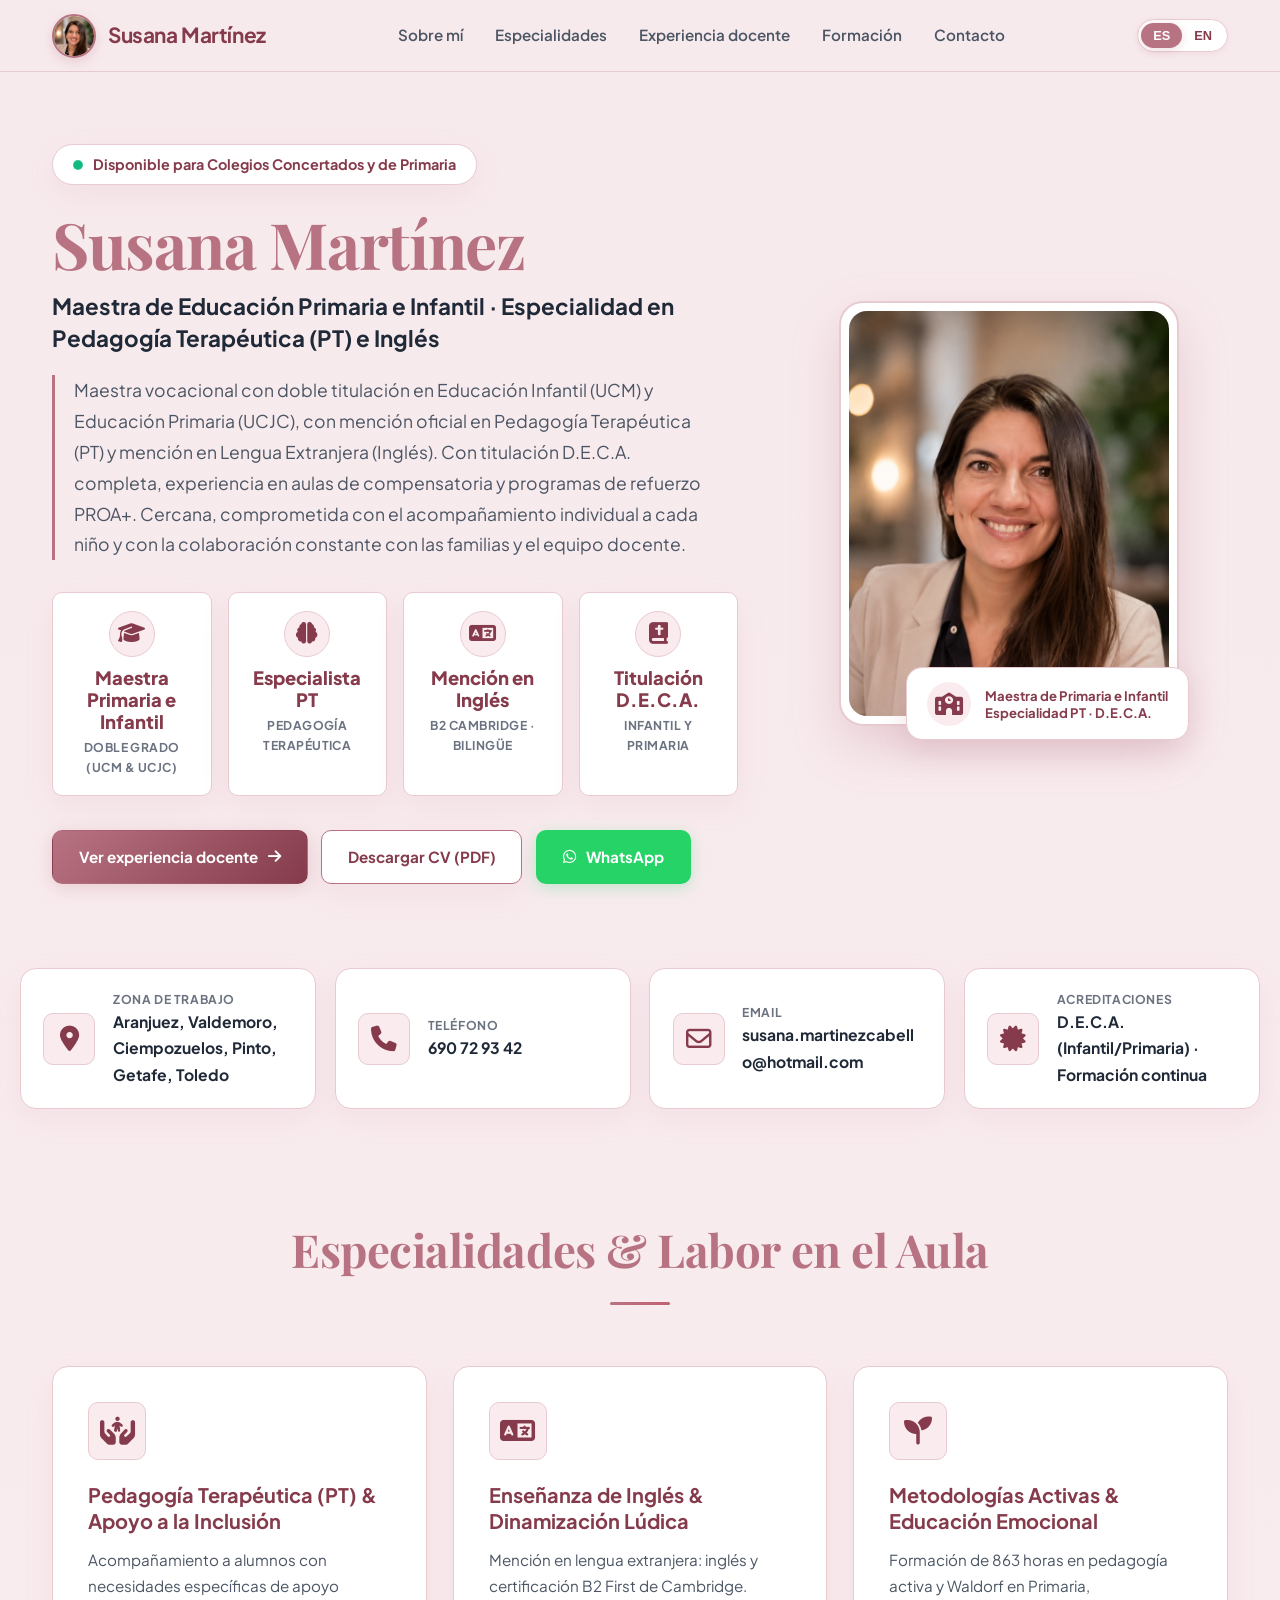
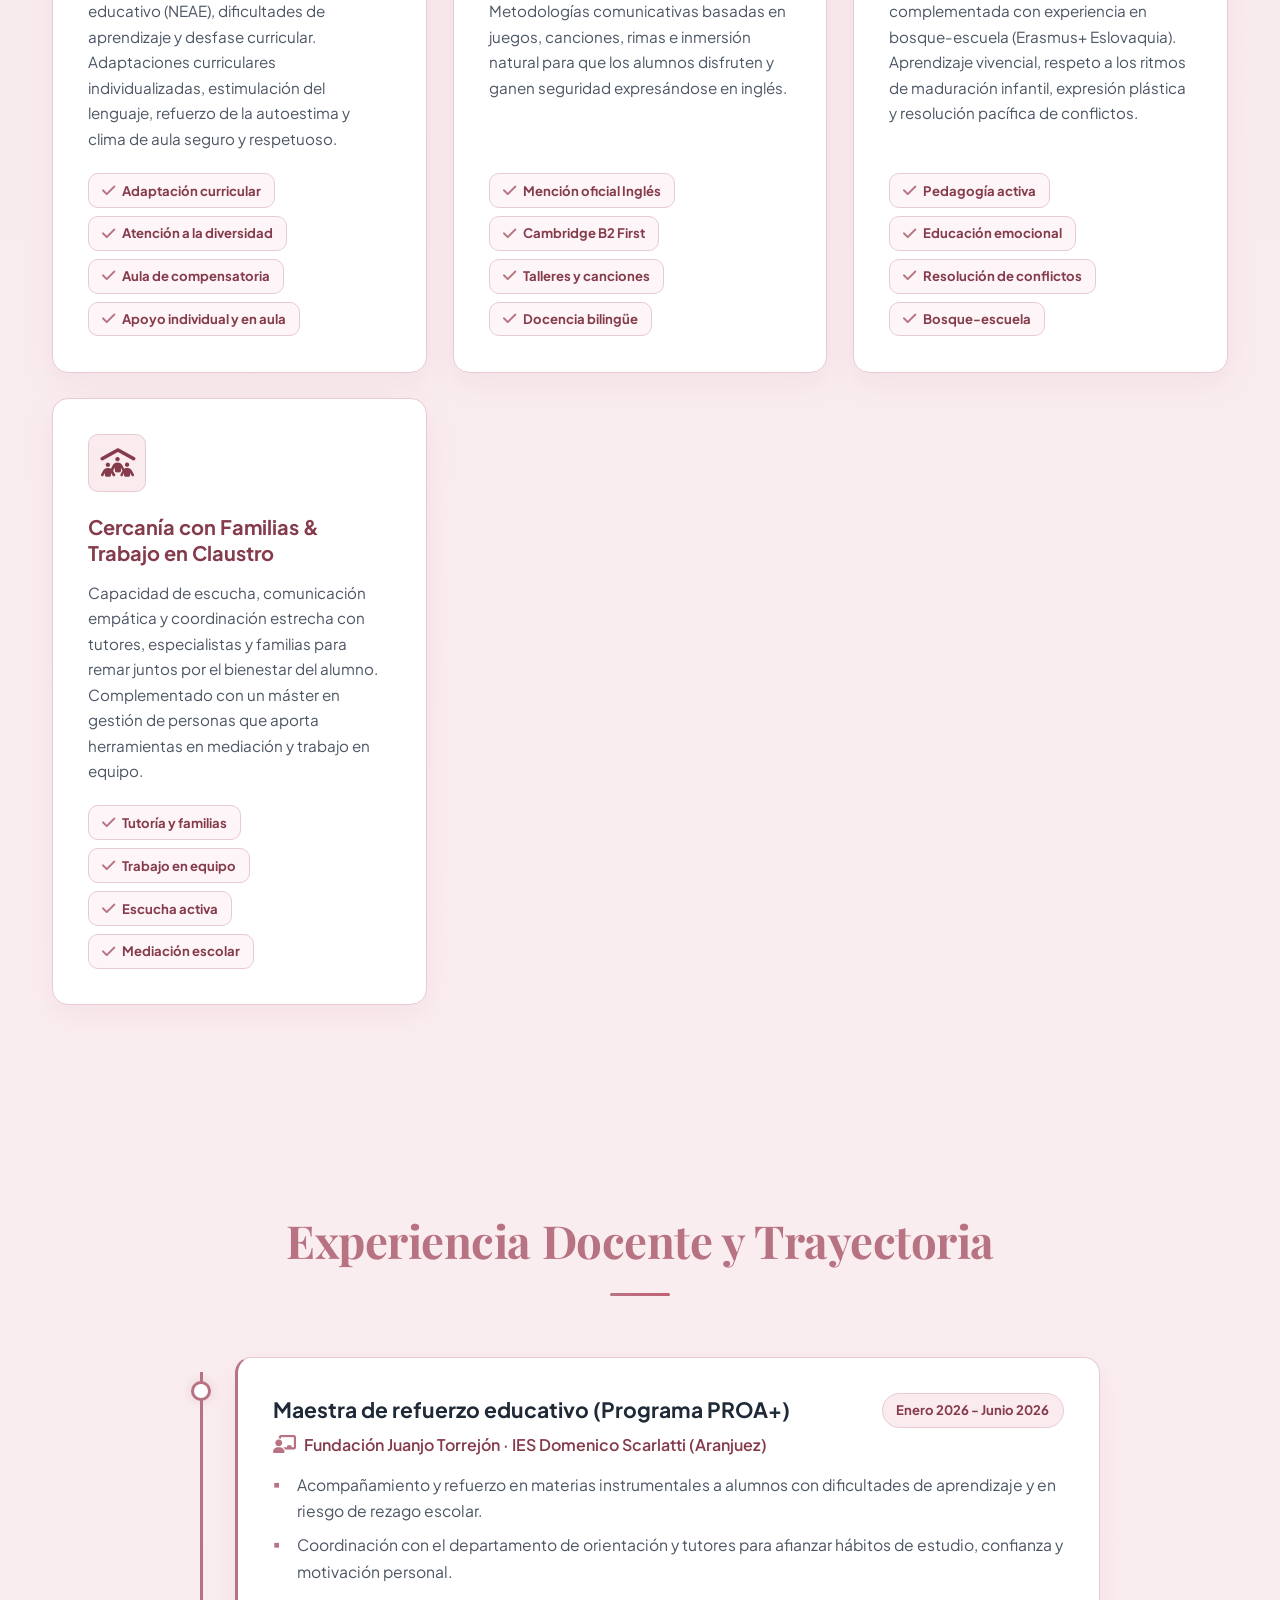
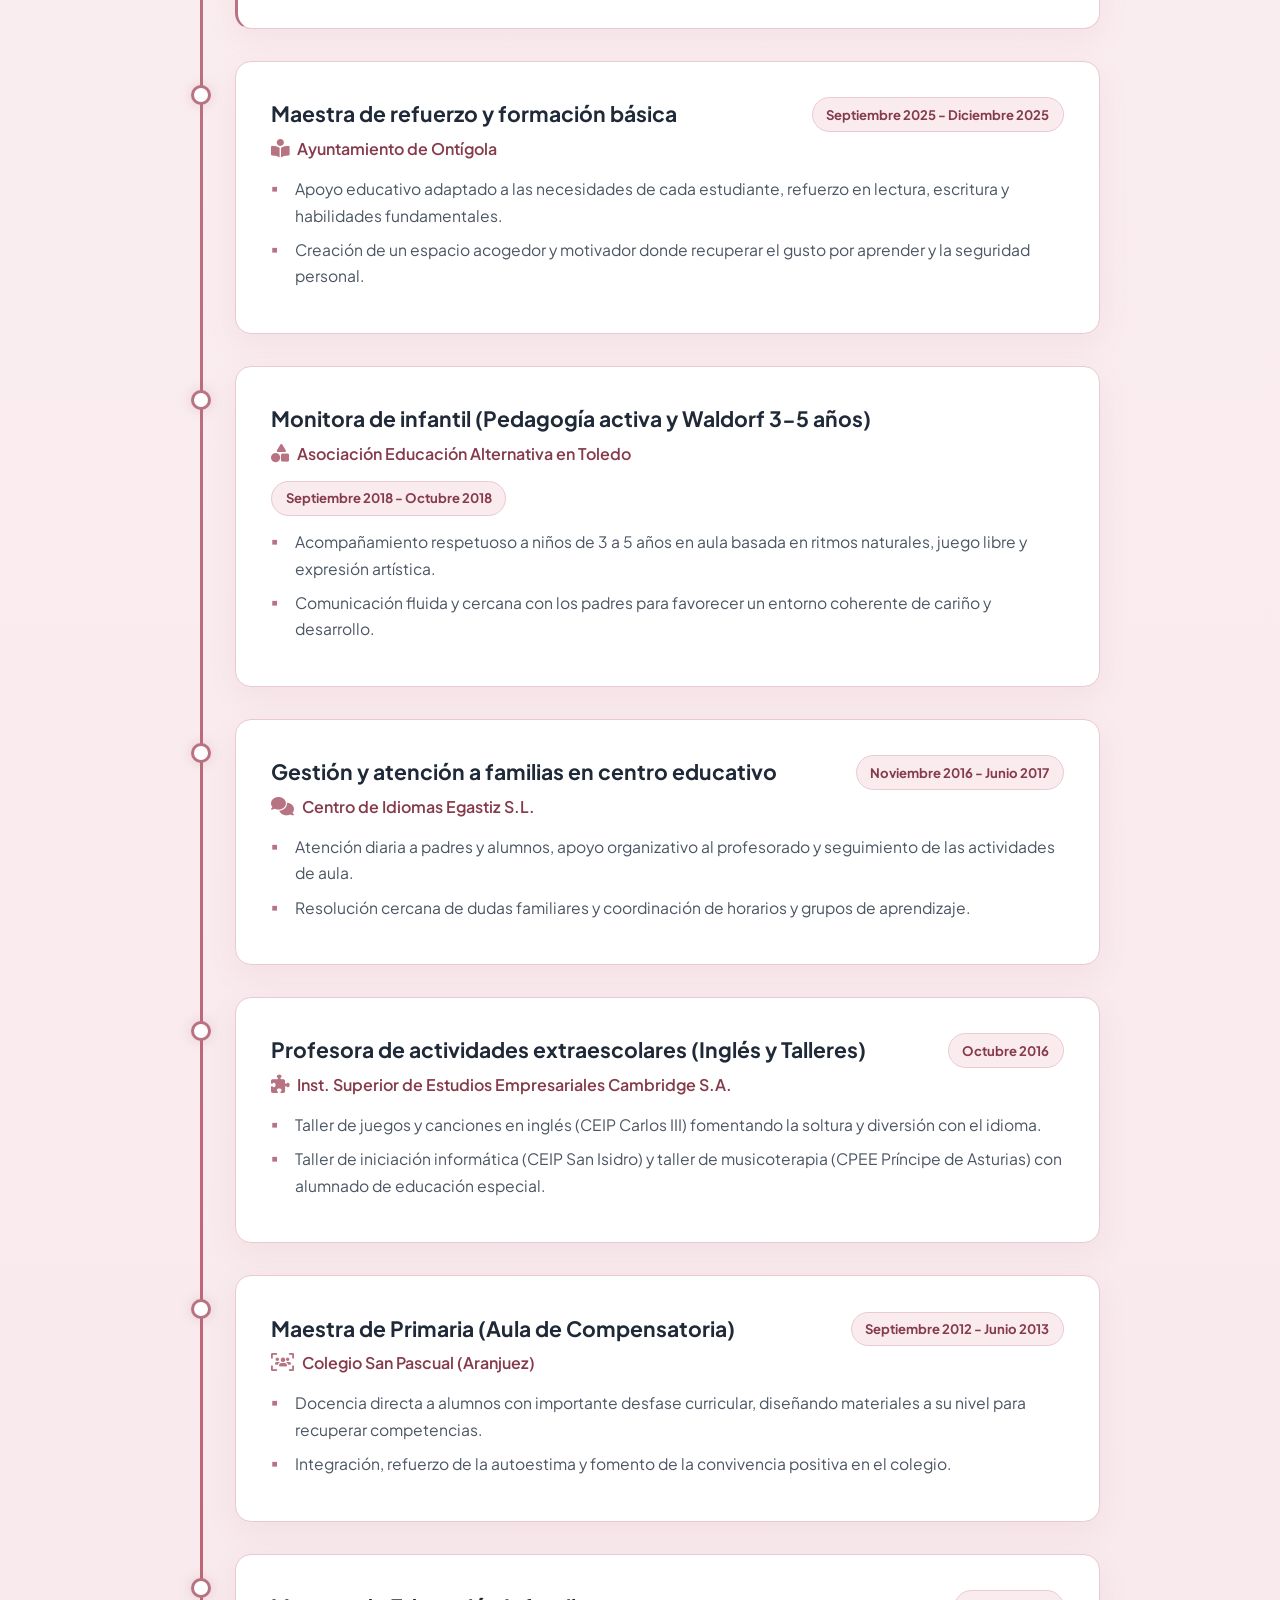
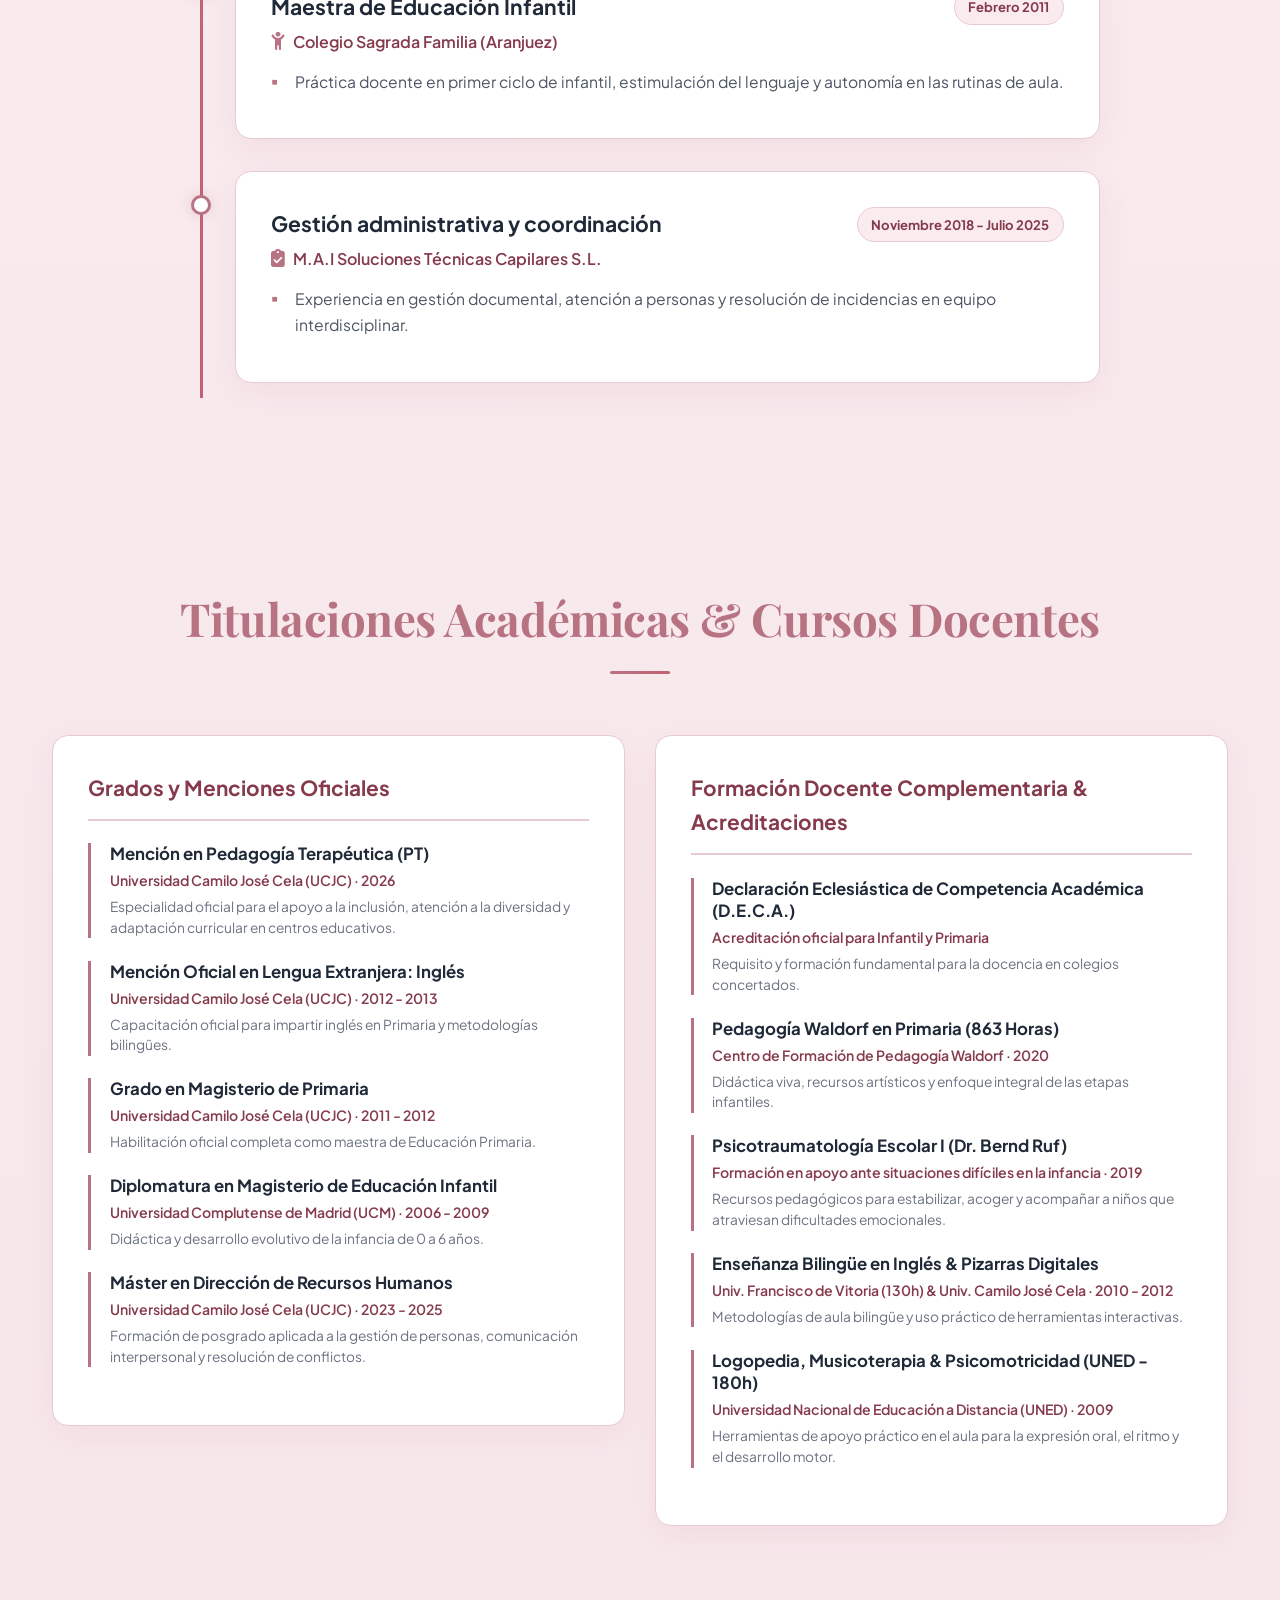
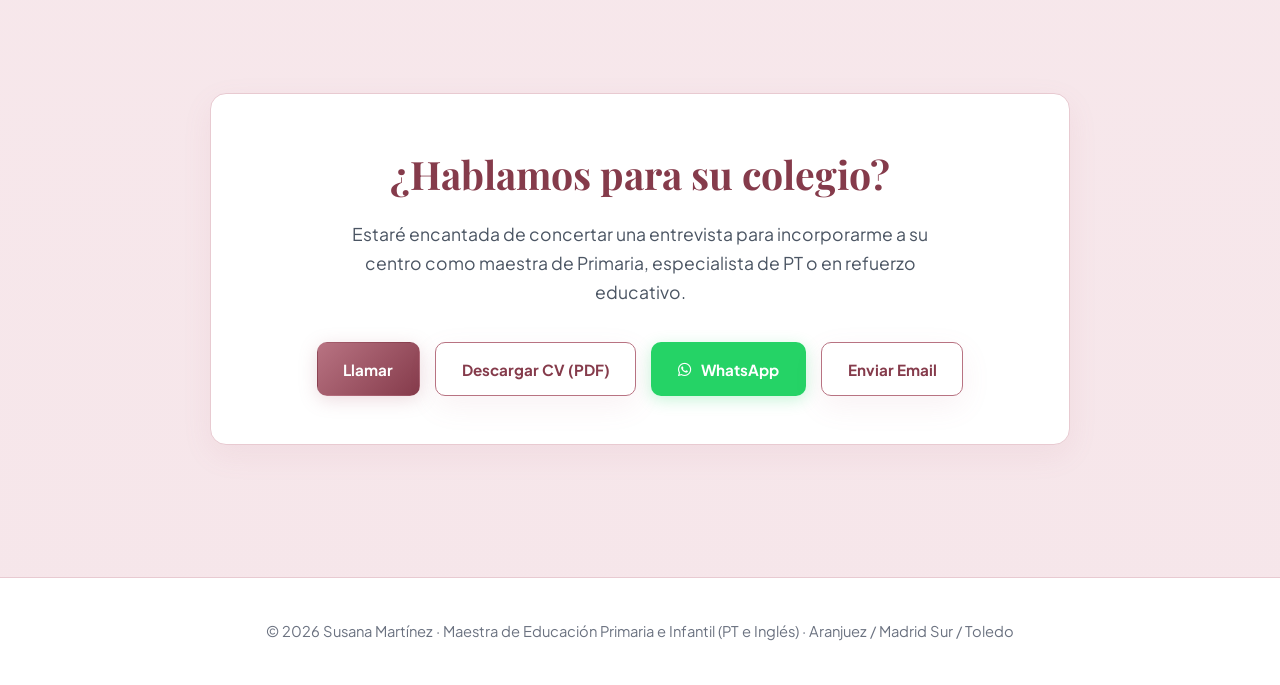
<file: index.html>
<!DOCTYPE html>
<html lang="es" style="background-color: #f7eaed;">
<head>
    <meta charset="UTF-8">
    <meta name="viewport" content="width=device-width, initial-scale=1.0, viewport-fit=cover">
    
    <!-- Primary SEO Meta Tags -->
    <title>Susana Martínez | Maestra de Primaria e Infantil (Especialidad PT e Inglés) · Madrid Sur & Toledo</title>
    <meta name="title" content="Susana Martínez | Maestra de Primaria e Infantil (Especialidad PT e Inglés) · Madrid Sur & Toledo">
    <meta name="description" content="Maestra de Educación Primaria e Infantil en Aranjuez, Valdemoro, Ciempozuelos, Pinto, Getafe y Toledo. Especialista en Pedagogía Terapéutica (PT) y Mención en Inglés. Titulación D.E.C.A., experiencia en compensatoria y PROA+.">
    <meta name="keywords" content="Susana Martínez, Maestra Primaria, Maestra PT, Pedagogía Terapéutica, Colegios Concertados, DECA, Mención Inglés, Aranjuez, Valdemoro, Ciempozuelos, Pinto, Getafe, Toledo, Madrid Sur">
    <meta name="author" content="Susana Martínez">
    <meta name="robots" content="index, follow">
    <link rel="canonical" href="https://yoyocubano.github.io/susana-martinez/">
    <meta name="theme-color" content="#b87382">

    <!-- Mini Photo Favicons for Link & Tabs -->
    <link rel="icon" type="image/png" sizes="64x64" href="./favicon.png?v=5.0">
    <link rel="apple-touch-icon" href="./apple-touch-icon.png?v=5.0">

    <!-- Open Graph / WhatsApp / Facebook Preview -->
    <meta property="og:type" content="profile">
    <meta property="og:title" content="Susana Martínez — Maestra de Primaria e Infantil (PT e Inglés)">
    <meta property="og:description" content="Especialidad en Pedagogía Terapéutica (PT), Mención en Inglés, D.E.C.A. y vocación de aula en colegios concertados y de primaria en Madrid Sur y Toledo.">
    <meta property="og:image" content="https://yoyocubano.github.io/susana-martinez/thumbnail.jpg?v=5.0">
    <meta property="og:image:secure_url" content="https://yoyocubano.github.io/susana-martinez/thumbnail.jpg?v=5.0">
    <meta property="og:image:type" content="image/jpeg">
    <meta property="og:image:width" content="600">
    <meta property="og:image:height" content="600">
    <meta property="og:url" content="https://yoyocubano.github.io/susana-martinez/">
    <meta property="og:locale" content="es_ES">

    <!-- Twitter Card -->
    <meta name="twitter:card" content="summary">
    <meta name="twitter:title" content="Susana Martínez — Maestra de Primaria (PT e Inglés)">
    <meta name="twitter:description" content="Maestra de Primaria e Infantil especializada en Pedagogía Terapéutica (PT) y bilingüe.">
    <meta name="twitter:image" content="https://yoyocubano.github.io/susana-martinez/thumbnail.jpg?v=5.0">

    <!-- Structured Data (JSON-LD) for Google Rich Snippets -->
    <script type="application/ld+json">
    {
      "@context": "https://schema.org",
      "@type": "Person",
      "name": "Susana Martínez",
      "jobTitle": "Maestra de Educación Primaria e Infantil, Especialista en Pedagogía Terapéutica (PT)",
      "url": "https://yoyocubano.github.io/susana-martinez/",
      "image": "https://yoyocubano.github.io/susana-martinez/portrait.jpg",
      "telephone": "+34690729342",
      "email": "susana.martinezcabello@hotmail.com",
      "address": {
        "@type": "PostalAddress",
        "addressLocality": "Aranjuez, Valdemoro, Ciempozuelos, Pinto, Getafe, Toledo",
        "addressRegion": "Madrid Sur / Toledo",
        "addressCountry": "ES"
      },
      "alumniOf": [
        {
          "@type": "EducationalOrganization",
          "name": "Universidad Complutense de Madrid (UCM)"
        },
        {
          "@type": "EducationalOrganization",
          "name": "Universidad Camilo José Cela (UCJC)"
        }
      ],
      "hasCredential": [
        {
          "@type": "EducationalOccupationalCredential",
          "name": "Mención en Pedagogía Terapéutica (PT)"
        },
        {
          "@type": "EducationalOccupationalCredential",
          "name": "Mención en Lengua Extranjera: Inglés"
        },
        {
          "@type": "EducationalOccupationalCredential",
          "name": "Grado en Magisterio de Primaria"
        },
        {
          "@type": "EducationalOccupationalCredential",
          "name": "Diplomatura en Magisterio de Educación Infantil"
        },
        {
          "@type": "EducationalOccupationalCredential",
          "name": "Declaración Eclesiástica de Competencia Académica (D.E.C.A.)"
        }
      ],
      "knowsLanguage": ["es", "en"]
    }
    </script>
    
    <link rel="preconnect" href="https://fonts.googleapis.com">
    <link rel="preconnect" href="https://fonts.gstatic.com" crossorigin>
    <link href="https://fonts.googleapis.com/css2?family=Plus+Jakarta+Sans:wght@300;400;500;600;700;800&family=Playfair+Display:ital,wght@0,600;0,700;1,400;1,600&display=swap" rel="stylesheet">
    <link rel="stylesheet" href="https://cdnjs.cloudflare.com/ajax/libs/font-awesome/6.4.0/css/all.min.css">
    <link rel="stylesheet" href="styles.css?v=5.0">
</head>
<body style="background-color: #f7eaed;">

    <!-- Secret Edit Mode Toolbar (Appears when holding logo 5s) -->
    <div class="edit-toolbar" id="editToolbar">
        <div class="edit-toolbar-title">
            <i class="fa-solid fa-wand-magic-sparkles"></i>
            <span>Modo Edición de Susana — Haz clic sobre cualquier texto para cambiarlo</span>
        </div>
        <div class="edit-toolbar-actions">
            <button class="edit-btn edit-btn-save" id="btnSaveEdits">
                <i class="fa-solid fa-floppy-disk"></i> Guardar en este equipo
            </button>
            <button class="edit-btn" id="btnCopyEdits">
                <i class="fa-solid fa-copy"></i> Copiar textos para enviar
            </button>
            <button class="edit-btn" id="btnResetEdits">
                <i class="fa-solid fa-rotate-left"></i> Restablecer
            </button>
            <button class="edit-btn edit-btn-close" id="btnCloseEdit">
                <i class="fa-solid fa-check"></i> Ver resultado
            </button>
        </div>
    </div>
    <div class="edit-toast" id="editToast"></div>

    <!-- Organic Ambient Background -->
    <div class="background-elements">
        <div class="blob blob-1"></div>
        <div class="blob blob-2"></div>
    </div>

    <!-- Navigation Bar with Mini Photo & Secret 5-second Hold Trigger -->
    <nav class="navbar" aria-label="Navegación principal">
        <div class="nav-content">
            <a href="javascript:void(0)" class="logo" id="secretLogoTrigger" title="Mantén presionado 5 segundos para editar">
                <div class="logo-avatar">
                    <svg class="hold-progress-ring" viewBox="0 0 54 54">
                        <circle cx="27" cy="27" r="25"></circle>
                    </svg>
                    <img src="./avatar.jpg?v=5.0" alt="Susana Martínez">
                </div>
                <span>Susana Martínez</span>
            </a>
            <ul class="nav-links">
                <li><a href="#about" data-i18n="nav_about">Sobre mí</a></li>
                <li><a href="#pillars" data-i18n="nav_pillars">Especialidades</a></li>
                <li><a href="#experience" data-i18n="nav_exp">Experiencia docente</a></li>
                <li><a href="#education" data-i18n="nav_edu">Formación</a></li>
                <li><a href="#contact" data-i18n="nav_contact">Contacto</a></li>
            </ul>
            <div class="lang-switcher" role="group" aria-label="Selector de idioma">
                <button class="lang-btn active" data-lang="es" aria-label="Español">ES</button>
                <button class="lang-btn" data-lang="en" aria-label="English">EN</button>
            </div>
        </div>
    </nav>

    <main>
        <!-- Hero Section -->
        <section id="hero" class="hero section">
            <div class="hero-container">
                <div class="hero-content fade-in-left">
                    <!-- Live Availability Badge -->
                    <div class="live-badge">
                        <span class="live-indicator">
                            <span class="live-ping"></span>
                            <span class="live-dot"></span>
                        </span>
                        <span data-i18n="hero_avail">Disponible para Colegios Concertados y de Primaria</span>
                    </div>

                    <h1><span data-i18n="hero_name">Susana</span> <span data-i18n="hero_surname">Martínez</span></h1>
                    <h2 data-i18n="hero_title">Maestra de Educación Primaria e Infantil · Especialidad en Pedagogía Terapéutica (PT) e Inglés</h2>
                    <p class="hero-desc" data-i18n="hero_desc">
                        Maestra vocacional con doble titulación en Educación Infantil (UCM) y Educación Primaria (UCJC), con mención oficial en Pedagogía Terapéutica (PT) y mención en Lengua Extranjera (Inglés). Con titulación D.E.C.A. completa, experiencia en aulas de compensatoria y programas de refuerzo PROA+. Cercana, comprometida con el acompañamiento individual a cada niño y con la colaboración constante con las familias y el equipo docente.
                    </p>

                    <!-- Key Metrics Strip: Focus on School Credentials -->
                    <div class="metrics-strip">
                        <div class="metric-card">
                            <div class="metric-icon-box"><i class="fa-solid fa-graduation-cap"></i></div>
                            <span class="metric-num" data-i18n="metric_1_num">Maestra Primaria e Infantil</span>
                            <span class="metric-lbl" data-i18n="metric_1_lbl">Doble Grado (UCM & UCJC)</span>
                        </div>
                        <div class="metric-card">
                            <div class="metric-icon-box"><i class="fa-solid fa-brain"></i></div>
                            <span class="metric-num" data-i18n="metric_2_num">Especialista PT</span>
                            <span class="metric-lbl" data-i18n="metric_2_lbl">Pedagogía Terapéutica</span>
                        </div>
                        <div class="metric-card">
                            <div class="metric-icon-box"><i class="fa-solid fa-language"></i></div>
                            <span class="metric-num" data-i18n="metric_3_num">Mención en Inglés</span>
                            <span class="metric-lbl" data-i18n="metric_3_lbl">B2 Cambridge · Bilingüe</span>
                        </div>
                        <div class="metric-card">
                            <div class="metric-icon-box"><i class="fa-solid fa-book-bible"></i></div>
                            <span class="metric-num" data-i18n="metric_4_num">Titulación D.E.C.A.</span>
                            <span class="metric-lbl" data-i18n="metric_4_lbl">Infantil y Primaria</span>
                        </div>
                    </div>
                    
                    <div class="hero-actions">
                        <a href="#experience" class="btn btn-primary">
                            <span data-i18n="btn_exp">Ver experiencia docente</span>
                            <i class="fa-solid fa-arrow-right"></i>
                        </a>
                        <a href="CV_Susana_Martinez.pdf" class="btn btn-outline" target="_blank" download data-i18n="btn_download">
                            <i class="fa-solid fa-file-arrow-down"></i> Descargar CV (PDF)
                        </a>
                        <a href="https://wa.me/34690729342" class="btn btn-secondary" target="_blank" rel="noopener">
                            <i class="fa-brands fa-whatsapp"></i> WhatsApp
                        </a>
                    </div>
                </div>

                <div class="hero-image-container fade-in-right">
                    <div class="image-wrapper tilt-card">
                        <img src="./portrait.jpg" alt="Susana Martínez - Maestra de Primaria e Infantil (PT)" class="profile-img">
                        <div class="credentials-badge">
                            <div class="badge-icon-box"><i class="fa-solid fa-school"></i></div>
                            <div class="text" data-i18n="credentials_badge_txt">
                                Maestra de Primaria e Infantil<br>Especialidad PT · D.E.C.A.
                            </div>
                        </div>
                    </div>
                </div>
            </div>
        </section>

        <!-- Contact Bar: Focusing on local school zones -->
        <section id="about" class="contact-bar section fade-in-up">
            <div class="contact-grid">
                <div class="contact-item">
                    <div class="icon-box"><i class="fa-solid fa-location-dot"></i></div>
                    <div class="contact-details">
                        <span class="label" data-i18n="contact_address">Zona de trabajo</span>
                        <span class="value" data-i18n="contact_address_val">Aranjuez, Valdemoro, Ciempozuelos, Pinto, Getafe, Toledo</span>
                    </div>
                </div>
                <div class="contact-item">
                    <div class="icon-box"><i class="fa-solid fa-phone"></i></div>
                    <div class="contact-details">
                        <span class="label" data-i18n="contact_phone">Teléfono</span>
                        <a href="tel:+34690729342" class="value" style="text-decoration:none; color:inherit;">690 72 93 42</a>
                    </div>
                </div>
                <div class="contact-item">
                    <div class="icon-box"><i class="fa-regular fa-envelope"></i></div>
                    <div class="contact-details">
                        <span class="label">Email</span>
                        <a href="mailto:susana.martinezcabello@hotmail.com" class="value" style="text-decoration:none; color:inherit;">susana.martinezcabello@hotmail.com</a>
                    </div>
                </div>
                <div class="contact-item">
                    <div class="icon-box"><i class="fa-solid fa-certificate"></i></div>
                    <div class="contact-details">
                        <span class="label" data-i18n="contact_cert">Acreditaciones</span>
                        <span class="value" data-i18n="contact_cert_val">D.E.C.A. (Infantil/Primaria) · Formación continua</span>
                    </div>
                </div>
            </div>
        </section>

        <!-- Specialties / Classroom Focus (School Oriented) -->
        <section id="pillars" class="pillars section">
            <div class="section-header fade-in-up">
                <h2>
                    <span data-i18n="pillars_title">Especialidades & <span>Labor en el Aula</span></span>
                </h2>
                <div class="divider"></div>
            </div>

            <div class="pillars-grid">
                <!-- Pillar 1: PT & Inclusión -->
                <div class="glass-card interactive-card pillar-card fade-in-up">
                    <div class="pillar-icon-box"><i class="fa-solid fa-hands-holding-child"></i></div>
                    <h3 data-i18n="pillar_1_title">Pedagogía Terapéutica (PT) & Apoyo a la Inclusión</h3>
                    <p data-i18n="pillar_1_desc">
                        Acompañamiento a alumnos con necesidades específicas de apoyo educativo (NEAE), dificultades de aprendizaje y desfase curricular. Adaptaciones curriculares individualizadas, estimulación del lenguaje, refuerzo de la autoestima y clima de aula seguro y respetuoso.
                    </p>
                    <div class="pillar-tags">
                        <span class="pillar-tag"><i class="fa-solid fa-check"></i> <span data-i18n="pillar_1_tag1">Adaptación curricular</span></span>
                        <span class="pillar-tag"><i class="fa-solid fa-check"></i> <span data-i18n="pillar_1_tag2">Atención a la diversidad</span></span>
                        <span class="pillar-tag"><i class="fa-solid fa-check"></i> <span data-i18n="pillar_1_tag3">Aula de compensatoria</span></span>
                        <span class="pillar-tag"><i class="fa-solid fa-check"></i> <span data-i18n="pillar_1_tag4">Apoyo individual y en aula</span></span>
                    </div>
                </div>

                <!-- Pillar 2: Inglés -->
                <div class="glass-card interactive-card pillar-card fade-in-up" style="transition-delay: 0.1s">
                    <div class="pillar-icon-box"><i class="fa-solid fa-language"></i></div>
                    <h3 data-i18n="pillar_2_title">Enseñanza de Inglés & Dinamización Lúdica</h3>
                    <p data-i18n="pillar_2_desc">
                        Mención en lengua extranjera: inglés y certificación B2 First de Cambridge. Metodologías comunicativas basadas en juegos, canciones, rimas e inmersión natural para que los alumnos disfruten y ganen seguridad expresándose en inglés.
                    </p>
                    <div class="pillar-tags">
                        <span class="pillar-tag"><i class="fa-solid fa-check"></i> <span data-i18n="pillar_2_tag1">Mención oficial Inglés</span></span>
                        <span class="pillar-tag"><i class="fa-solid fa-check"></i> <span data-i18n="pillar_2_tag2">Cambridge B2 First</span></span>
                        <span class="pillar-tag"><i class="fa-solid fa-check"></i> <span data-i18n="pillar_2_tag3">Talleres y canciones</span></span>
                        <span class="pillar-tag"><i class="fa-solid fa-check"></i> <span data-i18n="pillar_2_tag4">Docencia bilingüe</span></span>
                    </div>
                </div>

                <!-- Pillar 3: Metodologías activas -->
                <div class="glass-card interactive-card pillar-card fade-in-up" style="transition-delay: 0.2s">
                    <div class="pillar-icon-box"><i class="fa-solid fa-seedling"></i></div>
                    <h3 data-i18n="pillar_3_title">Metodologías Activas & Educación Emocional</h3>
                    <p data-i18n="pillar_3_desc">
                        Formación de 863 horas en pedagogía activa y Waldorf en Primaria, complementada con experiencia en bosque-escuela (Erasmus+ Eslovaquia). Aprendizaje vivencial, respeto a los ritmos de maduración infantil, expresión plástica y resolución pacífica de conflictos.
                    </p>
                    <div class="pillar-tags">
                        <span class="pillar-tag"><i class="fa-solid fa-check"></i> <span data-i18n="pillar_3_tag1">Pedagogía activa</span></span>
                        <span class="pillar-tag"><i class="fa-solid fa-check"></i> <span data-i18n="pillar_3_tag2">Educación emocional</span></span>
                        <span class="pillar-tag"><i class="fa-solid fa-check"></i> <span data-i18n="pillar_3_tag3">Resolución de conflictos</span></span>
                        <span class="pillar-tag"><i class="fa-solid fa-check"></i> <span data-i18n="pillar_3_tag4">Bosque-escuela</span></span>
                    </div>
                </div>

                <!-- Pillar 4: Familias y Claustro -->
                <div class="glass-card interactive-card pillar-card fade-in-up" style="transition-delay: 0.3s">
                    <div class="pillar-icon-box"><i class="fa-solid fa-people-roof"></i></div>
                    <h3 data-i18n="pillar_4_title">Cercanía con Familias & Trabajo en Claustro</h3>
                    <p data-i18n="pillar_4_desc">
                        Capacidad de escucha, comunicación empática y coordinación estrecha con tutores, especialistas y familias para remar juntos por el bienestar del alumno. Complementado con un máster en gestión de personas que aporta herramientas en mediación y trabajo en equipo.
                    </p>
                    <div class="pillar-tags">
                        <span class="pillar-tag"><i class="fa-solid fa-check"></i> <span data-i18n="pillar_4_tag1">Tutoría y familias</span></span>
                        <span class="pillar-tag"><i class="fa-solid fa-check"></i> <span data-i18n="pillar_4_tag2">Trabajo en equipo</span></span>
                        <span class="pillar-tag"><i class="fa-solid fa-check"></i> <span data-i18n="pillar_4_tag3">Escucha activa</span></span>
                        <span class="pillar-tag"><i class="fa-solid fa-check"></i> <span data-i18n="pillar_4_tag4">Mediación escolar</span></span>
                    </div>
                </div>
            </div>
        </section>

        <!-- Experience Timeline -->
        <section id="experience" class="experience section">
            <div class="section-header fade-in-up">
                <h2>
                    <span data-i18n="exp_title">Experiencia <span>Docente y Trayectoria</span></span>
                </h2>
                <div class="divider"></div>
            </div>
            
            <div class="timeline">
                <div class="timeline-progress"></div>
                
                <!-- Job 1: PROA+ -->
                <div class="timeline-item fade-in-up">
                    <div class="timeline-dot"></div>
                    <div class="timeline-content glass-card interactive-card" style="border-left: 3.5px solid var(--rose-primary);">
                        <div class="timeline-header">
                            <div class="job-info">
                                <h3 data-i18n="job1_title">Maestra de refuerzo educativo (Programa PROA+)</h3>
                                <h4>
                                    <i class="fa-solid fa-chalkboard-user"></i>
                                    <span data-i18n="job1_company">Fundación Juanjo Torrejón · IES Domenico Scarlatti (Aranjuez)</span>
                                </h4>
                            </div>
                            <span class="date-badge" data-i18n="job1_date">Enero 2026 - Junio 2026</span>
                        </div>
                        <ul class="job-description">
                            <li data-i18n="job1_desc1">Acompañamiento y refuerzo en materias instrumentales a alumnos con dificultades de aprendizaje y en riesgo de rezago escolar.</li>
                            <li data-i18n="job1_desc2">Coordinación con el departamento de orientación y tutores para afianzar hábitos de estudio, confianza y motivación personal.</li>
                        </ul>
                    </div>
                </div>

                <!-- Job 2: Adultos y Refuerzo -->
                <div class="timeline-item fade-in-up">
                    <div class="timeline-dot"></div>
                    <div class="timeline-content glass-card interactive-card">
                        <div class="timeline-header">
                            <div class="job-info">
                                <h3 data-i18n="job2_title">Maestra de refuerzo y formación básica</h3>
                                <h4>
                                    <i class="fa-solid fa-book-open-reader"></i>
                                    <span data-i18n="job2_company">Ayuntamiento de Ontígola</span>
                                </h4>
                            </div>
                            <span class="date-badge" data-i18n="job2_date">Septiembre 2025 - Diciembre 2025</span>
                        </div>
                        <ul class="job-description">
                            <li data-i18n="job2_desc1">Apoyo educativo adaptado a las necesidades de cada estudiante, refuerzo en lectura, escritura y habilidades fundamentales.</li>
                            <li data-i18n="job2_desc2">Creación de un espacio acogedor y motivador donde recuperar el gusto por aprender y la seguridad personal.</li>
                        </ul>
                    </div>
                </div>

                <!-- Job 3: Monitora Waldorf -->
                <div class="timeline-item fade-in-up">
                    <div class="timeline-dot"></div>
                    <div class="timeline-content glass-card interactive-card">
                        <div class="timeline-header">
                            <div class="job-info">
                                <h3 data-i18n="job3_title">Monitora de infantil (Pedagogía activa y Waldorf 3-5 años)</h3>
                                <h4>
                                    <i class="fa-solid fa-shapes"></i>
                                    <span data-i18n="job3_company">Asociación Educación Alternativa en Toledo</span>
                                </h4>
                            </div>
                            <span class="date-badge" data-i18n="job3_date">Septiembre 2018 - Octubre 2018</span>
                        </div>
                        <ul class="job-description">
                            <li data-i18n="job3_desc1">Acompañamiento respetuoso a niños de 3 a 5 años en aula basada en ritmos naturales, juego libre y expresión artística.</li>
                            <li data-i18n="job3_desc2">Comunicación fluida y cercana con los padres para favorecer un entorno coherente de cariño y desarrollo.</li>
                        </ul>
                    </div>
                </div>

                <!-- Job 4: Egastiz -->
                <div class="timeline-item fade-in-up">
                    <div class="timeline-dot"></div>
                    <div class="timeline-content glass-card interactive-card">
                        <div class="timeline-header">
                            <div class="job-info">
                                <h3 data-i18n="job4_title">Gestión y atención a familias en centro educativo</h3>
                                <h4>
                                    <i class="fa-solid fa-comments"></i>
                                    <span data-i18n="job4_company">Centro de Idiomas Egastiz S.L.</span>
                                </h4>
                            </div>
                            <span class="date-badge" data-i18n="job4_date">Noviembre 2016 - Junio 2017</span>
                        </div>
                        <ul class="job-description">
                            <li data-i18n="job4_desc1">Atención diaria a padres y alumnos, apoyo organizativo al profesorado y seguimiento de las actividades de aula.</li>
                            <li data-i18n="job4_desc2">Resolución cercana de dudas familiares y coordinación de horarios y grupos de aprendizaje.</li>
                        </ul>
                    </div>
                </div>

                <!-- Job 5: Extraescolares Cambridge -->
                <div class="timeline-item fade-in-up">
                    <div class="timeline-dot"></div>
                    <div class="timeline-content glass-card interactive-card">
                        <div class="timeline-header">
                            <div class="job-info">
                                <h3 data-i18n="job5_title">Profesora de actividades extraescolares (Inglés y Talleres)</h3>
                                <h4>
                                    <i class="fa-solid fa-puzzle-piece"></i>
                                    <span data-i18n="job5_company">Inst. Superior de Estudios Empresariales Cambridge S.A.</span>
                                </h4>
                            </div>
                            <span class="date-badge" data-i18n="job5_date">Octubre 2016</span>
                        </div>
                        <ul class="job-description">
                            <li data-i18n="job5_desc1">Taller de juegos y canciones en inglés (CEIP Carlos III) fomentando la soltura y diversión con el idioma.</li>
                            <li data-i18n="job5_desc2">Taller de iniciación informática (CEIP San Isidro) y taller de musicoterapia (CPEE Príncipe de Asturias) con alumnado de educación especial.</li>
                        </ul>
                    </div>
                </div>

                <!-- Job 6: San Pascual Compensatoria -->
                <div class="timeline-item fade-in-up">
                    <div class="timeline-dot"></div>
                    <div class="timeline-content glass-card interactive-card">
                        <div class="timeline-header">
                            <div class="job-info">
                                <h3 data-i18n="job6_title">Maestra de Primaria (Aula de Compensatoria)</h3>
                                <h4>
                                    <i class="fa-solid fa-users-viewfinder"></i>
                                    <span data-i18n="job6_company">Colegio San Pascual (Aranjuez)</span>
                                </h4>
                            </div>
                            <span class="date-badge" data-i18n="job6_date">Septiembre 2012 - Junio 2013</span>
                        </div>
                        <ul class="job-description">
                            <li data-i18n="job6_desc1">Docencia directa a alumnos con importante desfase curricular, diseñando materiales a su nivel para recuperar competencias.</li>
                            <li data-i18n="job6_desc2">Integración, refuerzo de la autoestima y fomento de la convivencia positiva en el colegio.</li>
                        </ul>
                    </div>
                </div>

                <!-- Job 7: Sagrada Familia -->
                <div class="timeline-item fade-in-up">
                    <div class="timeline-dot"></div>
                    <div class="timeline-content glass-card interactive-card">
                        <div class="timeline-header">
                            <div class="job-info">
                                <h3 data-i18n="job7_title">Maestra de Educación Infantil</h3>
                                <h4>
                                    <i class="fa-solid fa-child-reaching"></i>
                                    <span data-i18n="job7_company">Colegio Sagrada Familia (Aranjuez)</span>
                                </h4>
                            </div>
                            <span class="date-badge" data-i18n="job7_date">Febrero 2011</span>
                        </div>
                        <ul class="job-description">
                            <li data-i18n="job7_desc1">Práctica docente en primer ciclo de infantil, estimulación del lenguaje y autonomía en las rutinas de aula.</li>
                        </ul>
                    </div>
                </div>

                <!-- Job 8: M.A.I -->
                <div class="timeline-item fade-in-up">
                    <div class="timeline-dot"></div>
                    <div class="timeline-content glass-card interactive-card">
                        <div class="timeline-header">
                            <div class="job-info">
                                <h3 data-i18n="job8_title">Gestión administrativa y coordinación</h3>
                                <h4>
                                    <i class="fa-solid fa-clipboard-check"></i>
                                    <span data-i18n="job8_company">M.A.I Soluciones Técnicas Capilares S.L.</span>
                                </h4>
                            </div>
                            <span class="date-badge" data-i18n="job8_date">Noviembre 2018 - Julio 2025</span>
                        </div>
                        <ul class="job-description">
                            <li data-i18n="job8_desc1">Experiencia en gestión documental, atención a personas y resolución de incidencias en equipo interdisciplinar.</li>
                        </ul>
                    </div>
                </div>
            </div>
        </section>

        <!-- Education & Teacher Training -->
        <section id="education" class="education section">
            <div class="section-header fade-in-up">
                <h2>
                    <span data-i18n="edu_section_title">Titulaciones Académicas & <span>Cursos Docentes</span></span>
                </h2>
                <div class="divider"></div>
            </div>

            <div class="education-grid">
                <!-- Column 1: Official Degrees -->
                <div class="edu-column fade-in-up">
                    <div class="glass-card interactive-card full-height">
                        <h3 data-i18n="edu_col1_title">
                            <i class="fa-solid fa-graduation-cap"></i>
                            <span>Grados y Menciones Oficiales</span>
                        </h3>
                        
                        <div class="education-item">
                            <h4 data-i18n="edu1_title">Mención en Pedagogía Terapéutica (PT)</h4>
                            <p class="school" data-i18n="edu1_school">Universidad Camilo José Cela (UCJC) · 2026</p>
                            <p class="details" data-i18n="edu1_details">Especialidad oficial para el apoyo a la inclusión, atención a la diversidad y adaptación curricular en centros educativos.</p>
                        </div>

                        <div class="education-item">
                            <h4 data-i18n="edu2_title">Mención Oficial en Lengua Extranjera: Inglés</h4>
                            <p class="school" data-i18n="edu2_school">Universidad Camilo José Cela (UCJC) · 2012 - 2013</p>
                            <p class="details" data-i18n="edu2_details">Capacitación oficial para impartir inglés en Primaria y metodologías bilingües.</p>
                        </div>

                        <div class="education-item">
                            <h4 data-i18n="edu3_title">Grado en Magisterio de Primaria</h4>
                            <p class="school" data-i18n="edu3_school">Universidad Camilo José Cela (UCJC) · 2011 - 2012</p>
                            <p class="details" data-i18n="edu3_details">Habilitación oficial completa como maestra de Educación Primaria.</p>
                        </div>

                        <div class="education-item">
                            <h4 data-i18n="edu4_title">Diplomatura en Magisterio de Educación Infantil</h4>
                            <p class="school" data-i18n="edu4_school">Universidad Complutense de Madrid (UCM) · 2006 - 2009</p>
                            <p class="details" data-i18n="edu4_details">Didáctica y desarrollo evolutivo de la infancia de 0 a 6 años.</p>
                        </div>

                        <div class="education-item">
                            <h4 data-i18n="edu5_title">Máster en Dirección de Recursos Humanos</h4>
                            <p class="school" data-i18n="edu5_school">Universidad Camilo José Cela (UCJC) · 2023 - 2025</p>
                            <p class="details" data-i18n="edu5_details">Formación de posgrado aplicada a la gestión de personas, comunicación interpersonal y resolución de conflictos.</p>
                        </div>
                    </div>
                </div>

                <!-- Column 2: Complementary Qualifications -->
                <div class="edu-column fade-in-up" style="transition-delay: 0.15s">
                    <div class="glass-card interactive-card full-height">
                        <h3 data-i18n="edu_col2_title">
                            <i class="fa-solid fa-award"></i>
                            <span>Formación Docente Complementaria & Acreditaciones</span>
                        </h3>

                        <div class="education-item">
                            <h4 data-i18n="spec1_title">Declaración Eclesiástica de Competencia Académica (D.E.C.A.)</h4>
                            <p class="school" data-i18n="spec1_school">Acreditación oficial para Infantil y Primaria</p>
                            <p class="details" data-i18n="spec1_details">Requisito y formación fundamental para la docencia en colegios concertados.</p>
                        </div>

                        <div class="education-item">
                            <h4 data-i18n="spec2_title">Pedagogía Waldorf en Primaria (863 Horas)</h4>
                            <p class="school" data-i18n="spec2_school">Centro de Formación de Pedagogía Waldorf · 2020</p>
                            <p class="details" data-i18n="spec2_details">Didáctica viva, recursos artísticos y enfoque integral de las etapas infantiles.</p>
                        </div>

                        <div class="education-item">
                            <h4 data-i18n="spec3_title">Psicotraumatología Escolar I (Dr. Bernd Ruf)</h4>
                            <p class="school" data-i18n="spec3_school">Formación en apoyo ante situaciones difíciles en la infancia · 2019</p>
                            <p class="details" data-i18n="spec3_details">Recursos pedagógicos para estabilizar, acoger y acompañar a niños que atraviesan dificultades emocionales.</p>
                        </div>

                        <div class="education-item">
                            <h4 data-i18n="spec4_title">Enseñanza Bilingüe en Inglés & Pizarras Digitales</h4>
                            <p class="school" data-i18n="spec4_school">Univ. Francisco de Vitoria (130h) & Univ. Camilo José Cela · 2010 - 2012</p>
                            <p class="details" data-i18n="spec4_details">Metodologías de aula bilingüe y uso práctico de herramientas interactivas.</p>
                        </div>

                        <div class="education-item">
                            <h4 data-i18n="spec5_title">Logopedia, Musicoterapia & Psicomotricidad (UNED - 180h)</h4>
                            <p class="school" data-i18n="spec5_school">Universidad Nacional de Educación a Distancia (UNED) · 2009</p>
                            <p class="details" data-i18n="spec5_details">Herramientas de apoyo práctico en el aula para la expresión oral, el ritmo y el desarrollo motor.</p>
                        </div>
                    </div>
                </div>
            </div>
        </section>

        <!-- Final Call to Action (School Interview) -->
        <section id="contact" class="section fade-in-up" style="text-align: center; margin-bottom: 3rem;">
            <div class="glass-card interactive-card" style="max-width: 860px; margin: 0 auto; padding: 3rem 1.8rem;">
                <h2 style="font-family: 'Playfair Display', Georgia, serif; font-size: clamp(1.8rem, 3.8vw, 2.45rem); margin-bottom: 0.85rem; font-weight: 700; color: var(--rose-deep);" data-i18n="cta_title">¿Hablamos para su colegio?</h2>
                <p style="color: var(--text-muted); margin-bottom: 2.2rem; font-size: 1.1rem; max-width: 620px; margin-left: auto; margin-right: auto;" data-i18n="cta_desc">
                    Estaré encantada de concertar una entrevista para incorporarme a su centro como maestra de Primaria, especialista de PT o en refuerzo educativo.
                </p>
                <div style="display: flex; gap: 0.95rem; justify-content: center; flex-wrap: wrap;">
                    <a href="tel:+34690729342" class="btn btn-primary" data-i18n="cta_call">
                        <i class="fa-solid fa-phone"></i> Llamar
                    </a>
                    <a href="CV_Susana_Martinez.pdf" class="btn btn-outline" target="_blank" download data-i18n="cta_cv">
                        <i class="fa-solid fa-file-pdf"></i> Descargar CV (PDF)
                    </a>
                    <a href="https://wa.me/34690729342" class="btn btn-secondary" target="_blank" rel="noopener">
                        <i class="fa-brands fa-whatsapp"></i> WhatsApp
                    </a>
                    <a href="mailto:susana.martinezcabello@hotmail.com" class="btn btn-outline" data-i18n="cta_email">
                        <i class="fa-regular fa-envelope"></i> Enviar Email
                    </a>
                </div>
            </div>
        </section>
    </main>

    <!-- Footer -->
    <footer>
        <div class="footer-content">
            <p data-i18n="footer_text">&copy; 2026 Susana Martínez · Maestra de Educación Primaria e Infantil (PT e Inglés) · Aranjuez / Madrid Sur / Toledo</p>
        </div>
    </footer>

    <script src="script.js?v=5.0"></script>
</body>
</html>
</file>
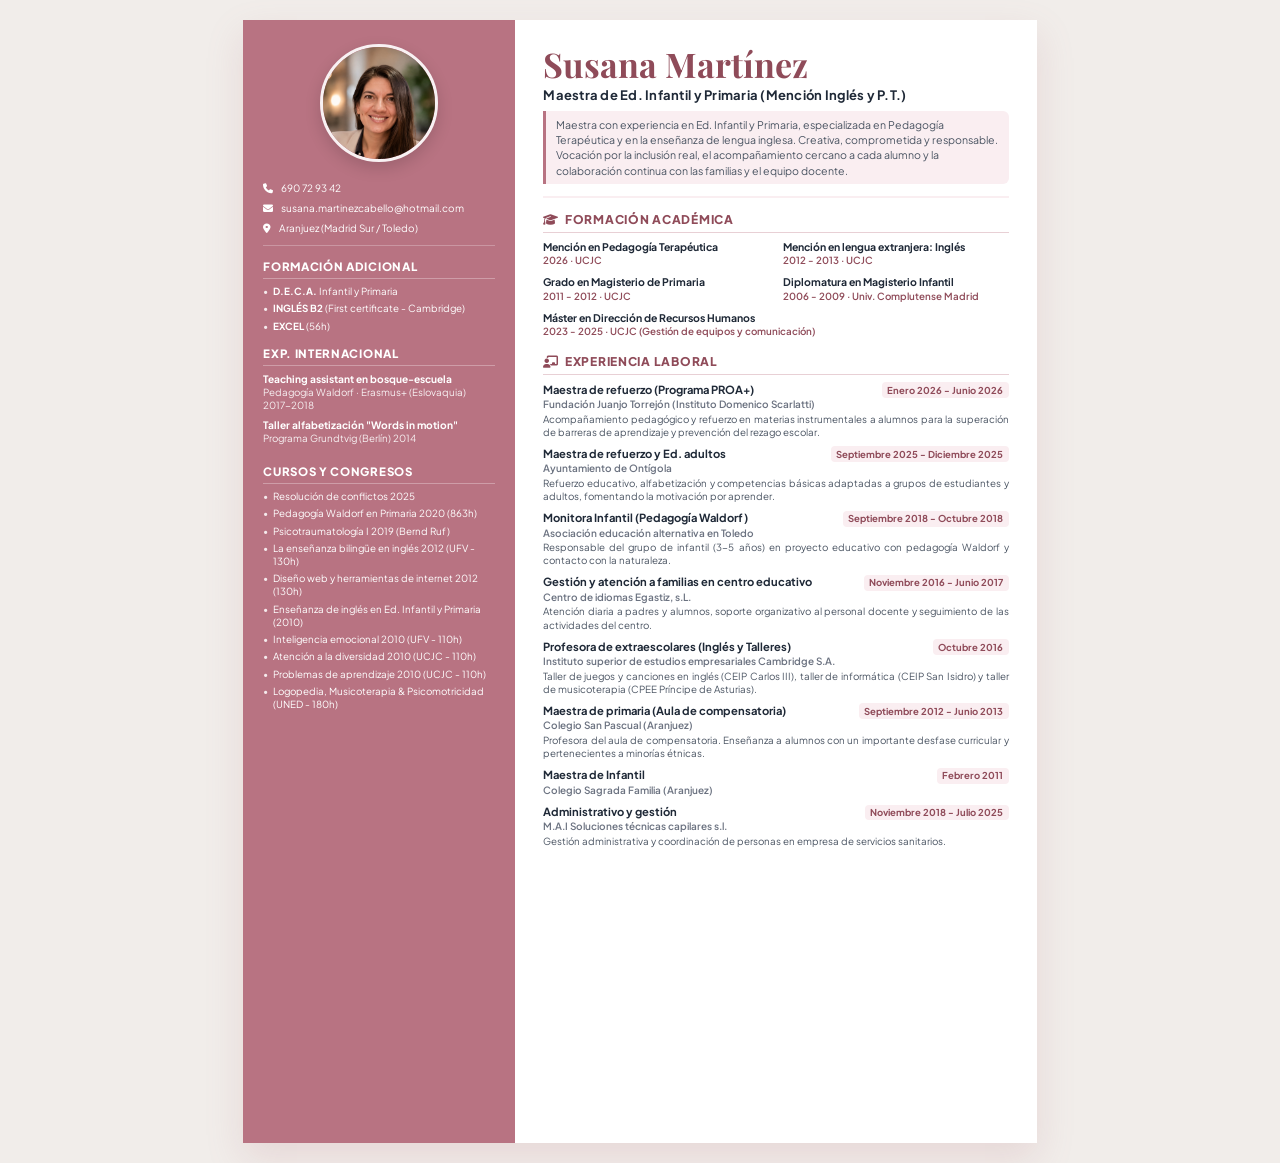
<file: CV_Susana_Martinez.html>
<!DOCTYPE html>
<html lang="es">
<head>
    <meta charset="UTF-8">
    <meta name="viewport" content="width=device-width, initial-scale=1.0, viewport-fit=cover">
    <title>CV Susana Martínez - Maestra de Ed. Infantil y Primaria (Mención Inglés y P.T.)</title>
    <link rel="preconnect" href="https://fonts.googleapis.com">
    <link rel="preconnect" href="https://fonts.gstatic.com" crossorigin>
    <link href="https://fonts.googleapis.com/css2?family=Plus+Jakarta+Sans:wght@300;400;500;600;700;800&family=Playfair+Display:ital,wght@0,600;0,700;1,400;1,600&display=swap" rel="stylesheet">
    <link rel="stylesheet" href="https://cdnjs.cloudflare.com/ajax/libs/font-awesome/6.4.0/css/all.min.css">
    <style>
        @page {
            size: A4 portrait;
            margin: 0;
        }

        :root {
            --rose-pastel: #b87382;
            --rose-deep: #8f4b59;
            --rose-soft: #faeef1;
            --rose-border: #e8d0d5;
            --text-dark: #1f2937;
            --text-muted: #4b5563;
        }

        * {
            margin: 0;
            padding: 0;
            box-sizing: border-box;
            -webkit-print-color-adjust: exact !important;
            print-color-adjust: exact !important;
        }

        body {
            font-family: 'Plus Jakarta Sans', -apple-system, BlinkMacSystemFont, Arial, sans-serif;
            background: #f1edea;
            color: var(--text-dark);
            display: flex;
            justify-content: center;
            align-items: flex-start;
            padding: 20px 0;
            line-height: 1.4;
        }

        .cv-page {
            width: 210mm;
            height: 297mm;
            max-height: 297mm;
            background: #ffffff;
            display: grid;
            grid-template-columns: 72mm 1fr;
            box-shadow: 0 15px 35px rgba(184, 115, 130, 0.18);
            overflow: hidden;
            position: relative;
        }

        /* LEFT SIDEBAR - ROSA PASTEL ORIGINAL */
        .sidebar {
            background-color: var(--rose-pastel);
            color: #ffffff;
            padding: 24px 20px;
            display: flex;
            flex-direction: column;
            gap: 13px;
        }

        .avatar-container {
            text-align: center;
            margin-bottom: 6px;
        }

        .avatar-wrap {
            width: 118px;
            height: 118px;
            border-radius: 50%;
            overflow: hidden;
            margin: 0 auto;
            border: 3px solid rgba(255, 255, 255, 0.9);
            box-shadow: 0 6px 16px rgba(0, 0, 0, 0.15);
        }

        .avatar-wrap img {
            width: 100%;
            height: 100%;
            object-fit: cover;
            object-position: center 15%;
        }

        .contact-box {
            display: flex;
            flex-direction: column;
            gap: 6px;
            font-size: 10px;
            border-bottom: 1px solid rgba(255, 255, 255, 0.25);
            padding-bottom: 10px;
        }

        .contact-box a, .contact-box span {
            color: #ffffff;
            text-decoration: none;
            display: flex;
            align-items: center;
            gap: 8px;
            word-break: break-all;
        }

        .sidebar-section-title {
            font-size: 11.5px;
            font-weight: 800;
            text-transform: uppercase;
            letter-spacing: 0.06em;
            margin-bottom: 6px;
            display: flex;
            align-items: center;
            gap: 6px;
            border-bottom: 1px solid rgba(255, 255, 255, 0.3);
            padding-bottom: 3px;
        }

        .sidebar-list {
            list-style: none;
            font-size: 9.8px;
            line-height: 1.35;
            display: flex;
            flex-direction: column;
            gap: 4px;
        }

        .sidebar-list li {
            position: relative;
            padding-left: 10px;
        }

        .sidebar-list li::before {
            content: "•";
            position: absolute;
            left: 0;
            color: rgba(255, 255, 255, 0.85);
        }

        .intl-item {
            font-size: 9.8px;
            line-height: 1.35;
            margin-bottom: 6px;
        }

        .intl-item strong {
            display: block;
            font-size: 10.2px;
        }

        .intl-item em {
            font-style: normal;
            opacity: 0.9;
        }

        /* RIGHT COLUMN */
        .main-content {
            padding: 26px 28px 20px;
            display: flex;
            flex-direction: column;
            gap: 12px;
            background: #ffffff;
        }

        .main-header {
            border-bottom: 2px solid var(--rose-soft);
            padding-bottom: 12px;
            margin-bottom: 2px;
        }

        .main-name {
            font-family: 'Playfair Display', Georgia, serif;
            font-size: 34px;
            font-weight: 700;
            color: var(--rose-deep);
            line-height: 1.1;
            margin-bottom: 3px;
        }

        .main-subtitle {
            font-size: 13px;
            font-weight: 700;
            color: var(--text-dark);
            letter-spacing: 0.02em;
            margin-bottom: 6px;
        }

        .main-summary {
            font-size: 10.6px;
            line-height: 1.45;
            color: var(--text-muted);
            background: var(--rose-soft);
            border-left: 3px solid var(--rose-pastel);
            padding: 6px 10px;
            border-radius: 0 6px 6px 0;
        }

        .content-section-title {
            font-size: 12px;
            font-weight: 800;
            color: var(--rose-deep);
            text-transform: uppercase;
            letter-spacing: 0.06em;
            border-bottom: 1.5px solid var(--rose-border);
            padding-bottom: 3px;
            margin-bottom: 7px;
            display: flex;
            align-items: center;
            gap: 6px;
        }

        /* Academic block */
        .edu-grid {
            display: grid;
            grid-template-columns: 1fr 1fr;
            gap: 8px 14px;
            margin-bottom: 4px;
        }

        .edu-item {
            font-size: 10.2px;
            line-height: 1.3;
        }

        .edu-item strong {
            display: block;
            font-size: 10.5px;
            color: var(--text-dark);
        }

        .edu-item span {
            color: var(--rose-deep);
            font-weight: 600;
            font-size: 9.8px;
        }

        /* Experience items */
        .job-item {
            margin-bottom: 7px;
            font-size: 10.3px;
            line-height: 1.35;
        }

        .job-header {
            display: flex;
            justify-content: space-between;
            align-items: baseline;
            gap: 6px;
        }

        .job-title {
            font-size: 11.2px;
            font-weight: 700;
            color: var(--text-dark);
        }

        .job-date {
            font-size: 9.5px;
            font-weight: 700;
            color: var(--rose-deep);
            background: var(--rose-soft);
            padding: 1.5px 5.5px;
            border-radius: 4px;
            white-space: nowrap;
        }

        .job-company {
            font-size: 10px;
            font-weight: 600;
            color: #6b7280;
            margin-bottom: 1px;
        }

        .job-desc {
            color: var(--text-muted);
            font-size: 9.8px;
            text-align: justify;
        }

        /* SCREEN RESPONSIVENESS */
        @media screen and (max-width: 768px) {
            body {
                padding: 0;
                background: #ffffff;
            }
            .cv-page {
                width: 100%;
                height: auto;
                max-height: none;
                grid-template-columns: 1fr;
                box-shadow: none;
            }
            .sidebar {
                padding: 24px 20px;
            }
            .main-content {
                padding: 20px 16px;
            }
            .edu-grid {
                grid-template-columns: 1fr;
            }
        }

        @media print {
            body {
                background: none;
                padding: 0;
            }
            .cv-page {
                box-shadow: none;
                width: 210mm;
                height: 297mm;
                max-height: 297mm;
                display: grid !important;
                grid-template-columns: 72mm 1fr !important;
            }
            .edu-grid {
                display: grid !important;
                grid-template-columns: 1fr 1fr !important;
            }
        }
    </style>
</head>
<body>

    <div class="cv-page">
        <!-- LEFT SIDEBAR: ROSA PASTEL -->
        <aside class="sidebar">
            <div class="avatar-container">
                <div class="avatar-wrap">
                    <img src="./portrait.jpg" alt="Susana Martínez">
                </div>
            </div>

            <!-- Contacto -->
            <div class="contact-box">
                <span><i class="fa-solid fa-phone"></i> 690 72 93 42</span>
                <span><i class="fa-solid fa-envelope"></i> susana.martinezcabello@hotmail.com</span>
                <span><i class="fa-solid fa-location-dot"></i> Aranjuez (Madrid Sur / Toledo)</span>
            </div>

            <!-- Formación adicional -->
            <div>
                <div class="sidebar-section-title">Formación adicional</div>
                <ul class="sidebar-list">
                    <li><strong>D.E.C.A.</strong> Infantil y Primaria</li>
                    <li><strong>INGLÉS B2</strong> (First certificate - Cambridge)</li>
                    <li><strong>EXCEL</strong> (56h)</li>
                </ul>
            </div>

            <!-- Experiencia Internacional -->
            <div>
                <div class="sidebar-section-title">Exp. Internacional</div>
                <div class="intl-item">
                    <strong>Teaching assistant en bosque-escuela</strong>
                    <em>Pedagogía Waldorf · Erasmus+ (Eslovaquia) 2017-2018</em>
                </div>
                <div class="intl-item">
                    <strong>Taller alfabetización "Words in motion"</strong>
                    <em>Programa Grundtvig (Berlín) 2014</em>
                </div>
            </div>

            <!-- Cursos y Congresos -->
            <div>
                <div class="sidebar-section-title">Cursos y Congresos</div>
                <ul class="sidebar-list">
                    <li>Resolución de conflictos 2025</li>
                    <li>Pedagogía Waldorf en Primaria 2020 (863h)</li>
                    <li>Psicotraumatología I 2019 (Bernd Ruf)</li>
                    <li>La enseñanza bilingüe en inglés 2012 (UFV - 130h)</li>
                    <li>Diseño web y herramientas de internet 2012 (130h)</li>
                    <li>Enseñanza de inglés en Ed. Infantil y Primaria (2010)</li>
                    <li>Inteligencia emocional 2010 (UFV - 110h)</li>
                    <li>Atención a la diversidad 2010 (UCJC - 110h)</li>
                    <li>Problemas de aprendizaje 2010 (UCJC - 110h)</li>
                    <li>Logopedia, Musicoterapia & Psicomotricidad (UNED - 180h)</li>
                </ul>
            </div>
        </aside>

        <!-- RIGHT MAIN CONTENT -->
        <main class="main-content">
            <header class="main-header">
                <h1 class="main-name">Susana Martínez</h1>
                <div class="main-subtitle">Maestra de Ed. Infantil y Primaria (Mención Inglés y P.T.)</div>
                <div class="main-summary">
                    Maestra con experiencia en Ed. Infantil y Primaria, especializada en Pedagogía Terapéutica y en la enseñanza de lengua inglesa. Creativa, comprometida y responsable. Vocación por la inclusión real, el acompañamiento cercano a cada alumno y la colaboración continua con las familias y el equipo docente.
                </div>
            </header>

            <!-- Formación Académica -->
            <section>
                <div class="content-section-title"><i class="fa-solid fa-graduation-cap"></i> Formación Académica</div>
                <div class="edu-grid">
                    <div class="edu-item">
                        <strong>Mención en Pedagogía Terapéutica</strong>
                        <span>2026 · UCJC</span>
                    </div>
                    <div class="edu-item">
                        <strong>Mención en lengua extranjera: Inglés</strong>
                        <span>2012 - 2013 · UCJC</span>
                    </div>
                    <div class="edu-item">
                        <strong>Grado en Magisterio de Primaria</strong>
                        <span>2011 - 2012 · UCJC</span>
                    </div>
                    <div class="edu-item">
                        <strong>Diplomatura en Magisterio Infantil</strong>
                        <span>2006 - 2009 · Univ. Complutense Madrid</span>
                    </div>
                    <div class="edu-item" style="grid-column: span 2;">
                        <strong>Máster en Dirección de Recursos Humanos</strong>
                        <span>2023 - 2025 · UCJC (Gestión de equipos y comunicación)</span>
                    </div>
                </div>
            </section>

            <!-- Experiencia Laboral -->
            <section>
                <div class="content-section-title"><i class="fa-solid fa-chalkboard-user"></i> Experiencia Laboral</div>

                <!-- 1. PROA+ -->
                <div class="job-item">
                    <div class="job-header">
                        <span class="job-title">Maestra de refuerzo (Programa PROA+)</span>
                        <span class="job-date">Enero 2026 - Junio 2026</span>
                    </div>
                    <div class="job-company">Fundación Juanjo Torrejón (Instituto Domenico Scarlatti)</div>
                    <p class="job-desc">
                        Acompañamiento pedagógico y refuerzo en materias instrumentales a alumnos para la superación de barreras de aprendizaje y prevención del rezago escolar.
                    </p>
                </div>

                <!-- 2. Refuerzo y Adultos -->
                <div class="job-item">
                    <div class="job-header">
                        <span class="job-title">Maestra de refuerzo y Ed. adultos</span>
                        <span class="job-date">Septiembre 2025 - Diciembre 2025</span>
                    </div>
                    <div class="job-company">Ayuntamiento de Ontígola</div>
                    <p class="job-desc">
                        Refuerzo educativo, alfabetización y competencias básicas adaptadas a grupos de estudiantes y adultos, fomentando la motivación por aprender.
                    </p>
                </div>

                <!-- 3. Monitora Waldorf -->
                <div class="job-item">
                    <div class="job-header">
                        <span class="job-title">Monitora Infantil (Pedagogía Waldorf)</span>
                        <span class="job-date">Septiembre 2018 - Octubre 2018</span>
                    </div>
                    <div class="job-company">Asociación educación alternativa en Toledo</div>
                    <p class="job-desc">
                        Responsable del grupo de infantil (3-5 años) en proyecto educativo con pedagogía Waldorf y contacto con la naturaleza.
                    </p>
                </div>

                <!-- 4. Egastiz -->
                <div class="job-item">
                    <div class="job-header">
                        <span class="job-title">Gestión y atención a familias en centro educativo</span>
                        <span class="job-date">Noviembre 2016 - Junio 2017</span>
                    </div>
                    <div class="job-company">Centro de idiomas Egastiz, s.L.</div>
                    <p class="job-desc">
                        Atención diaria a padres y alumnos, soporte organizativo al personal docente y seguimiento de las actividades del centro.
                    </p>
                </div>

                <!-- 5. Extraescolares Cambridge -->
                <div class="job-item">
                    <div class="job-header">
                        <span class="job-title">Profesora de extraescolares (Inglés y Talleres)</span>
                        <span class="job-date">Octubre 2016</span>
                    </div>
                    <div class="job-company">Instituto superior de estudios empresariales Cambridge S.A.</div>
                    <p class="job-desc">
                        Taller de juegos y canciones en inglés (CEIP Carlos III), taller de informática (CEIP San Isidro) y taller de musicoterapia (CPEE Príncipe de Asturias).
                    </p>
                </div>

                <!-- 6. Compensatoria San Pascual -->
                <div class="job-item">
                    <div class="job-header">
                        <span class="job-title">Maestra de primaria (Aula de compensatoria)</span>
                        <span class="job-date">Septiembre 2012 - Junio 2013</span>
                    </div>
                    <div class="job-company">Colegio San Pascual (Aranjuez)</div>
                    <p class="job-desc">
                        Profesora del aula de compensatoria. Enseñanza a alumnos con un importante desfase curricular y pertenecientes a minorías étnicas.
                    </p>
                </div>

                <!-- 7. Infantil Sagrada Familia -->
                <div class="job-item">
                    <div class="job-header">
                        <span class="job-title">Maestra de Infantil</span>
                        <span class="job-date">Febrero 2011</span>
                    </div>
                    <div class="job-company">Colegio Sagrada Familia (Aranjuez)</div>
                </div>

                <!-- 8. M.A.I -->
                <div class="job-item">
                    <div class="job-header">
                        <span class="job-title">Administrativo y gestión</span>
                        <span class="job-date">Noviembre 2018 - Julio 2025</span>
                    </div>
                    <div class="job-company">M.A.I Soluciones técnicas capilares s.l.</div>
                    <p class="job-desc">
                        Gestión administrativa y coordinación de personas en empresa de servicios sanitarios.
                    </p>
                </div>
            </section>
        </main>
    </div>

</body>
</html>
</file>
<file: styles.css>
/* Susana Martínez - Professional Pastel Rose Editorial Theme (No AI Cliches, 100% Warm & Fresh) */
:root {
    /* Soft Pastel Rose Palette (Directly extracted from Susana's original CV) */
    --bg-main: #f7eaed;
    --bg-secondary: #faedf0;
    --bg-card: #ffffff;
    --bg-card-hover: #ffffff;
    
    --rose-primary: #b87382;
    --rose-deep: #853b4b;
    --rose-soft: #faebef;
    --rose-softer: #fdf5f7;
    --rose-border: #e8cad1;
    --rose-glow: rgba(184, 115, 130, 0.25);
    
    --accent-warm: #c26173;
    --accent-gold: #d97706;
    
    --success: #10b981;
    --success-soft: #d1fae5;
    
    --text-main: #1f2937;
    --text-muted: #4b5563;
    --text-dim: #6b7280;
    --text-sub: #9ca3af;
    
    --radius-sm: 10px;
    --radius-md: 16px;
    --radius-lg: 24px;
    --radius-full: 9999px;
    
    --shadow-soft: 0 10px 30px rgba(184, 115, 130, 0.09);
    --shadow-hover: 0 16px 40px rgba(184, 115, 130, 0.18);
    
    --transition-fast: 0.2s cubic-bezier(0.4, 0, 0.2, 1);
    --transition-normal: 0.3s cubic-bezier(0.4, 0, 0.2, 1);
}

* {
    margin: 0;
    padding: 0;
    box-sizing: border-box;
}

html {
    scroll-behavior: smooth;
    font-size: 16px;
    -webkit-text-size-adjust: 100%;
}

body {
    font-family: 'Plus Jakarta Sans', -apple-system, BlinkMacSystemFont, 'Segoe UI', Roboto, sans-serif;
    background: var(--bg-main);
    background-image: linear-gradient(180deg, #f7eaed 0%, #faedf0 40%, #f6e6ea 100%);
    color: var(--text-main);
    line-height: 1.65;
    overflow-x: hidden;
    position: relative;
    min-height: 100vh;
    padding-bottom: env(safe-area-inset-bottom, 0px);
}

/* Fresh Organic Ambient Elements */
.background-elements {
    position: fixed;
    top: 0;
    left: 0;
    width: 100vw;
    height: 100vh;
    z-index: -1;
    overflow: hidden;
    pointer-events: none;
}

.blob {
    position: absolute;
    border-radius: 50%;
    filter: blur(90px);
    opacity: 0.6;
    animation: organicFloat 22s infinite alternate ease-in-out;
}

.blob-1 {
    width: min(580px, 90vw);
    height: min(580px, 90vw);
    background: radial-gradient(circle, #f5d6dc 0%, rgba(245, 214, 220, 0) 70%);
    top: -60px;
    right: -60px;
}

.blob-2 {
    width: min(520px, 85vw);
    height: min(520px, 85vw);
    background: radial-gradient(circle, #fae2e6 0%, rgba(250, 226, 230, 0) 70%);
    bottom: -60px;
    left: -60px;
    animation-duration: 25s;
    animation-direction: alternate-reverse;
}

@keyframes organicFloat {
    0% { transform: translate(0, 0) scale(1); }
    50% { transform: translate(-25px, 25px) scale(1.04); }
    100% { transform: translate(25px, -25px) scale(0.96); }
}

/* Navbar */
.navbar {
    position: fixed;
    top: 0;
    left: 0;
    width: 100%;
    z-index: 100;
    backdrop-filter: blur(20px);
    -webkit-backdrop-filter: blur(20px);
    background: rgba(247, 234, 237, 0.92);
    border-bottom: 1px solid var(--rose-border);
    padding-top: env(safe-area-inset-top, 0px);
}

.nav-content {
    max-width: 1240px;
    margin: 0 auto;
    padding: 0.85rem clamp(1rem, 4vw, 2rem);
    display: flex;
    justify-content: space-between;
    align-items: center;
    gap: 1rem;
}

/* Mini Photo Logo requested by User */
.logo {
    display: flex;
    align-items: center;
    gap: 0.75rem;
    text-decoration: none;
    font-weight: 700;
    font-size: clamp(1.1rem, 3.2vw, 1.3rem);
    color: var(--rose-deep);
    letter-spacing: -0.02em;
    white-space: nowrap;
}

.logo-avatar {
    width: 44px;
    height: 44px;
    border-radius: 50%;
    overflow: hidden;
    border: 2.5px solid var(--rose-primary);
    box-shadow: 0 4px 12px var(--rose-glow);
    flex-shrink: 0;
}

.logo-avatar img {
    width: 100%;
    height: 100%;
    object-fit: cover;
    object-position: center 15%;
    display: block;
}

.nav-links {
    display: flex;
    gap: 2rem;
    list-style: none;
}

.nav-links a {
    text-decoration: none;
    color: var(--text-muted);
    font-weight: 600;
    font-size: 0.95rem;
    transition: var(--transition-fast);
}

.nav-links a:hover {
    color: var(--rose-deep);
}

.lang-switcher {
    display: flex;
    background: #ffffff;
    border: 1px solid var(--rose-border);
    border-radius: var(--radius-full);
    padding: 3px;
    flex-shrink: 0;
    box-shadow: 0 2px 6px rgba(184, 115, 130, 0.1);
}

.lang-btn {
    background: transparent;
    border: none;
    color: var(--rose-deep);
    padding: 0.32rem 0.75rem;
    border-radius: var(--radius-full);
    font-size: 0.8rem;
    font-weight: 700;
    cursor: pointer;
    transition: var(--transition-fast);
    min-width: 36px;
    text-align: center;
}

.lang-btn.active, .lang-btn:hover {
    background: var(--rose-primary);
    color: #ffffff;
    box-shadow: 0 2px 8px var(--rose-glow);
}

/* Sections */
.section {
    max-width: 1240px;
    margin: 0 auto;
    padding: clamp(3.2rem, 7vw, 5.2rem) clamp(1rem, 4vw, 2rem);
}

.section-header {
    text-align: center;
    margin-bottom: clamp(2.4rem, 5vw, 3.8rem);
}

.section-header h2 {
    font-family: 'Playfair Display', Georgia, serif;
    font-size: clamp(1.9rem, 4.5vw, 2.85rem);
    font-weight: 700;
    color: var(--rose-deep);
    letter-spacing: -0.01em;
    display: flex;
    align-items: center;
    justify-content: center;
    gap: 0.6rem;
    flex-wrap: wrap;
}

.section-header h2 span {
    color: var(--rose-primary);
}

.divider {
    width: 60px;
    height: 3px;
    background: linear-gradient(90deg, var(--rose-primary), var(--accent-warm));
    margin: 0.9rem auto 0;
    border-radius: var(--radius-full);
}

/* Live Pulse Radar Badge */
.live-badge {
    display: inline-flex;
    align-items: center;
    gap: 0.65rem;
    padding: 0.48rem 1.25rem;
    background: #ffffff;
    border: 1.5px solid var(--rose-border);
    border-radius: var(--radius-full);
    font-size: clamp(0.82rem, 2.5vw, 0.9rem);
    font-weight: 700;
    color: var(--rose-deep);
    margin-bottom: 1.4rem;
    box-shadow: var(--shadow-soft);
}

.live-indicator {
    position: relative;
    width: 10px;
    height: 10px;
    display: inline-flex;
    align-items: center;
    justify-content: center;
}

.live-dot {
    width: 8px;
    height: 8px;
    background-color: var(--success);
    border-radius: 50%;
    position: relative;
    z-index: 2;
}

.live-ping {
    position: absolute;
    width: 100%;
    height: 100%;
    border-radius: 50%;
    background-color: var(--success);
    opacity: 0.85;
    animation: radarPulse 2s cubic-bezier(0, 0, 0.2, 1) infinite;
}

@keyframes radarPulse {
    0% { transform: scale(0.9); opacity: 0.9; }
    75%, 100% { transform: scale(3.2); opacity: 0; }
}

/* Hero Section */
.hero {
    padding-top: clamp(6.8rem, 12vw, 9rem);
    padding-bottom: clamp(2.5rem, 5vw, 4rem);
}

.hero-container {
    display: grid;
    grid-template-columns: 1.22fr 0.78fr;
    gap: clamp(2.2rem, 4vw, 4.2rem);
    align-items: center;
}

.hero-content h1 {
    font-family: 'Playfair Display', Georgia, serif;
    font-size: clamp(2.4rem, 5.2vw, 4rem);
    font-weight: 700;
    line-height: 1.12;
    margin-bottom: 0.75rem;
    letter-spacing: -0.02em;
    color: var(--rose-deep);
}

.hero-content h1 span {
    color: var(--rose-primary);
}

.hero-content h2 {
    font-size: clamp(1.1rem, 2.4vw, 1.4rem);
    font-weight: 700;
    color: var(--text-main);
    margin-bottom: 1.35rem;
    line-height: 1.4;
}

.hero-desc {
    color: var(--text-muted);
    font-size: clamp(0.98rem, 2vw, 1.1rem);
    line-height: 1.75;
    margin-bottom: 2rem;
    max-width: 650px;
    border-left: 3.5px solid var(--rose-primary);
    padding-left: 1.2rem;
}

/* Large, Prominent Metrics Cards with Professional Icons */
.metrics-strip {
    display: grid;
    grid-template-columns: repeat(auto-fit, minmax(140px, 1fr));
    gap: 1rem;
    margin-bottom: 2.1rem;
}

.metric-card {
    background: #ffffff;
    border: 1.5px solid var(--rose-border);
    padding: 1.1rem 1rem;
    border-radius: var(--radius-sm);
    text-align: center;
    box-shadow: var(--shadow-soft);
    transition: var(--transition-fast);
    display: flex;
    flex-direction: column;
    align-items: center;
}

.metric-card:hover {
    border-color: var(--rose-primary);
    transform: translateY(-3px);
    box-shadow: var(--shadow-hover);
}

.metric-icon-box {
    width: 46px;
    height: 46px;
    border-radius: 50%;
    background: var(--rose-soft);
    border: 1px solid var(--rose-border);
    display: flex;
    align-items: center;
    justify-content: center;
    font-size: 1.35rem;
    color: var(--rose-deep);
    margin-bottom: 0.65rem;
}

.metric-num {
    display: block;
    font-size: 1.15rem;
    font-weight: 800;
    color: var(--rose-deep);
    line-height: 1.2;
    margin-bottom: 0.25rem;
}

.metric-lbl {
    font-size: 0.76rem;
    font-weight: 700;
    color: var(--text-dim);
    text-transform: uppercase;
    letter-spacing: 0.04em;
}

.hero-actions {
    display: flex;
    gap: 0.85rem;
    flex-wrap: wrap;
}

/* Buttons */
.btn {
    display: inline-flex;
    align-items: center;
    justify-content: center;
    gap: 0.65rem;
    padding: 0.85rem 1.6rem;
    border-radius: var(--radius-sm);
    font-weight: 700;
    font-size: 0.95rem;
    text-decoration: none;
    transition: var(--transition-normal);
    cursor: pointer;
    border: 1px solid transparent;
    min-height: 50px;
    touch-action: manipulation;
}

.btn-primary {
    background: linear-gradient(135deg, var(--rose-primary), var(--rose-deep));
    color: #ffffff;
    box-shadow: 0 4px 18px var(--rose-glow);
}

.btn-primary:hover {
    transform: translateY(-2px);
    box-shadow: 0 8px 25px var(--rose-glow);
}

.btn-secondary {
    background: #25d366;
    color: #ffffff;
    box-shadow: 0 4px 15px rgba(37, 211, 102, 0.25);
}

.btn-secondary:hover {
    background: #20ba5a;
    transform: translateY(-2px);
    box-shadow: 0 6px 22px rgba(37, 211, 102, 0.35);
}

.btn-outline {
    background: #ffffff;
    border: 1.5px solid var(--rose-primary);
    color: var(--rose-deep);
    box-shadow: var(--shadow-soft);
}

.btn-outline:hover {
    background: var(--rose-soft);
    transform: translateY(-2px);
    box-shadow: var(--shadow-hover);
}

/* Tilt Card Photo */
.hero-image-container {
    display: flex;
    justify-content: center;
    position: relative;
}

.image-wrapper {
    position: relative;
    width: min(340px, 82vw);
    aspect-ratio: 4 / 5;
    border-radius: var(--radius-lg);
    background: #ffffff;
    padding: 8px;
    border: 2px solid var(--rose-border);
    box-shadow: 0 20px 48px rgba(184, 115, 130, 0.25);
    transition: transform 0.15s ease-out;
}

.profile-img {
    width: 100%;
    height: 100%;
    object-fit: cover;
    object-position: center 15%;
    border-radius: calc(var(--radius-lg) - 6px);
    display: block;
}

.credentials-badge {
    position: absolute;
    bottom: -16px;
    right: -12px;
    background: #ffffff;
    border: 1.5px solid var(--rose-border);
    padding: 0.85rem 1.25rem;
    border-radius: var(--radius-md);
    display: flex;
    align-items: center;
    gap: 0.85rem;
    box-shadow: 0 12px 30px rgba(184, 115, 130, 0.22);
}

.credentials-badge .badge-icon-box {
    width: 44px;
    height: 44px;
    border-radius: 50%;
    background: var(--rose-soft);
    display: flex;
    align-items: center;
    justify-content: center;
    font-size: 1.4rem;
    color: var(--rose-deep);
}

.credentials-badge .text {
    font-size: 0.82rem;
    font-weight: 700;
    color: var(--rose-deep);
    line-height: 1.3;
}

/* Contact Bar */
.contact-bar {
    padding: 1.25rem 0;
}

.contact-grid {
    display: grid;
    grid-template-columns: repeat(auto-fit, minmax(240px, 1fr));
    gap: 1.15rem;
}

.contact-item {
    background: #ffffff;
    border: 1.5px solid var(--rose-border);
    padding: 1.25rem 1.4rem;
    border-radius: var(--radius-md);
    display: flex;
    align-items: center;
    gap: 1.1rem;
    box-shadow: var(--shadow-soft);
    transition: var(--transition-fast);
}

.contact-item:hover {
    border-color: var(--rose-primary);
    transform: translateY(-2px);
    box-shadow: var(--shadow-hover);
}

.icon-box {
    width: 52px;
    height: 52px;
    border-radius: var(--radius-sm);
    background: var(--rose-soft);
    border: 1px solid var(--rose-border);
    display: flex;
    align-items: center;
    justify-content: center;
    font-size: 1.6rem;
    color: var(--rose-deep);
    flex-shrink: 0;
}

.contact-details .label {
    display: block;
    font-size: 0.76rem;
    color: var(--text-dim);
    text-transform: uppercase;
    letter-spacing: 0.05em;
    font-weight: 700;
}

.contact-details .value {
    font-size: 0.98rem;
    font-weight: 700;
    color: var(--text-main);
    word-break: break-word;
}

/* Cards with Professional Icons */
.glass-card {
    background: #ffffff;
    border: 1.5px solid var(--rose-border);
    border-radius: var(--radius-md);
    padding: clamp(1.5rem, 3.8vw, 2.2rem);
    position: relative;
    overflow: hidden;
    box-shadow: var(--shadow-soft);
    transition: border-color 0.25s, box-shadow 0.25s, transform 0.25s;
}

.interactive-card:hover {
    border-color: var(--rose-primary);
    box-shadow: var(--shadow-hover);
}

/* Pillars / Comprehensive Competencies Grid */
.pillars-grid {
    display: grid;
    grid-template-columns: repeat(auto-fit, minmax(280px, 1fr));
    gap: 1.6rem;
    margin-bottom: 2rem;
}

.pillar-card {
    display: flex;
    flex-direction: column;
    height: 100%;
}

.pillar-icon-box {
    width: 58px;
    height: 58px;
    border-radius: var(--radius-sm);
    background: var(--rose-soft);
    border: 1.5px solid var(--rose-border);
    display: flex;
    align-items: center;
    justify-content: center;
    font-size: 1.75rem;
    color: var(--rose-deep);
    margin-bottom: 1.35rem;
}

.pillar-card h3 {
    font-size: 1.25rem;
    font-weight: 700;
    color: var(--rose-deep);
    margin-bottom: 0.85rem;
    line-height: 1.3;
}

.pillar-card p {
    color: var(--text-muted);
    font-size: 0.95rem;
    line-height: 1.68;
    margin-bottom: 1.35rem;
    flex-grow: 1;
}

.pillar-tags {
    display: flex;
    flex-wrap: wrap;
    gap: 0.5rem;
}

.pillar-tag {
    background: var(--rose-softer);
    border: 1px solid var(--rose-border);
    padding: 0.35rem 0.8rem;
    border-radius: var(--radius-sm);
    font-size: 0.82rem;
    font-weight: 700;
    color: var(--rose-deep);
    display: inline-flex;
    align-items: center;
    gap: 0.45rem;
}

.pillar-tag i {
    font-size: 0.95rem;
    color: var(--rose-primary);
}

/* Experience Timeline */
.timeline {
    position: relative;
    max-width: 920px;
    margin: 0 auto;
}

.timeline::before {
    content: '';
    position: absolute;
    top: 15px;
    bottom: 15px;
    left: 20px;
    width: 2.5px;
    background: var(--rose-border);
}

.timeline-progress {
    position: absolute;
    top: 15px;
    left: 20px;
    width: 2.5px;
    height: 0;
    background: linear-gradient(to bottom, var(--rose-primary), var(--accent-warm));
    transition: height 0.1s linear;
}

.timeline-item {
    position: relative;
    margin-bottom: 2rem;
    padding-left: 55px;
}

.timeline-dot {
    position: absolute;
    left: 11px;
    top: 24px;
    width: 20px;
    height: 20px;
    border-radius: 50%;
    background: #ffffff;
    border: 3.5px solid var(--rose-primary);
    box-shadow: 0 0 12px var(--rose-glow);
    z-index: 2;
}

.timeline-header {
    display: flex;
    justify-content: space-between;
    align-items: flex-start;
    gap: 0.85rem;
    margin-bottom: 0.85rem;
    flex-wrap: wrap;
}

.job-info h3 {
    font-size: clamp(1.15rem, 2.5vw, 1.32rem);
    font-weight: 700;
    color: var(--text-main);
}

.job-info h4 {
    font-size: clamp(0.92rem, 2vw, 1rem);
    font-weight: 600;
    color: var(--rose-deep);
    display: flex;
    align-items: center;
    gap: 0.5rem;
    margin-top: 0.25rem;
    flex-wrap: wrap;
}

.job-info h4 i {
    font-size: 1.15rem;
    color: var(--rose-primary);
}

.date-badge {
    background: var(--rose-soft);
    color: var(--rose-deep);
    border: 1px solid var(--rose-border);
    padding: 0.35rem 0.85rem;
    border-radius: var(--radius-full);
    font-size: 0.82rem;
    font-weight: 700;
    white-space: nowrap;
}

.job-description {
    list-style: none;
    color: var(--text-muted);
    font-size: clamp(0.92rem, 2vw, 0.98rem);
    line-height: 1.68;
}

.job-description li {
    position: relative;
    padding-left: 1.5rem;
    margin-bottom: 0.5rem;
}

.job-description li::before {
    content: '▪';
    position: absolute;
    left: 0;
    font-size: 1.2rem;
    line-height: 1.2;
    color: var(--rose-primary);
}

/* Education & Courses Grid */
.education-grid {
    display: grid;
    grid-template-columns: repeat(auto-fit, minmax(320px, 1fr));
    gap: 1.85rem;
}

.edu-column h3 {
    font-size: 1.3rem;
    font-weight: 700;
    margin-bottom: 1.4rem;
    display: flex;
    align-items: center;
    gap: 0.75rem;
    color: var(--rose-deep);
    border-bottom: 2px solid var(--rose-border);
    padding-bottom: 0.85rem;
}

.edu-column h3 i {
    font-size: 1.45rem;
    color: var(--rose-primary);
}

.education-item {
    margin-bottom: 1.4rem;
    border-left: 3px solid var(--rose-primary);
    padding-left: 1.15rem;
    transition: var(--transition-fast);
}

.education-item:hover {
    border-color: var(--rose-deep);
}

.education-item h4 {
    font-size: 1.05rem;
    font-weight: 700;
    color: var(--text-main);
    line-height: 1.35;
}

.education-item .school {
    font-size: 0.88rem;
    color: var(--rose-deep);
    margin-top: 0.2rem;
    font-weight: 600;
}

.education-item .details {
    font-size: 0.86rem;
    color: var(--text-dim);
    margin-top: 0.3rem;
    line-height: 1.5;
}

/* Footer */
footer {
    border-top: 1px solid var(--rose-border);
    padding: 2.6rem 1.5rem;
    text-align: center;
    color: var(--text-dim);
    font-size: 0.92rem;
    background: #ffffff;
}

/* Scroll Animations */
.fade-in-up, .fade-in-left, .fade-in-right {
    opacity: 0;
    transition: opacity 0.6s ease-out, transform 0.6s ease-out;
}

.fade-in-up { transform: translateY(24px); }
.fade-in-left { transform: translateX(-24px); }
.fade-in-right { transform: translateX(24px); }

.fade-in-up.visible, .fade-in-left.visible, .fade-in-right.visible {
    opacity: 1;
    transform: translate(0, 0);
}

/* TABLET RESPONSIVE (768px - 1024px) */
@media (max-width: 1024px) {
    .hero-container {
        grid-template-columns: 1.15fr 0.85fr;
        gap: 2.2rem;
    }
    .nav-links {
        gap: 1.35rem;
    }
    .pillars-grid {
        grid-template-columns: repeat(2, 1fr);
    }
}

/* MOBILE & SMALL TABLET ( < 768px ) */
@media (max-width: 768px) {
    .nav-links {
        display: none;
    }
    .hero {
        padding-top: 5.8rem;
        padding-bottom: 2.5rem;
    }
    .hero-container {
        grid-template-columns: 1fr;
        text-align: center;
        gap: 2rem;
    }
    .hero-content {
        order: 1;
    }
    .hero-image-container {
        order: 0;
    }
    .hero-desc {
        margin-left: auto;
        margin-right: auto;
        border-left: none;
        border-top: 2.5px solid var(--rose-primary);
        border-bottom: 2.5px solid var(--rose-primary);
        padding: 0.85rem 0.6rem;
    }
    .metrics-strip {
        grid-template-columns: repeat(2, 1fr);
        gap: 0.75rem;
    }
    .hero-actions {
        justify-content: center;
        flex-direction: column;
        width: 100%;
    }
    .hero-actions .btn {
        width: 100%;
    }
    .image-wrapper {
        width: min(280px, 75vw);
    }
    .credentials-badge {
        right: -6px;
        bottom: -10px;
        padding: 0.65rem 0.95rem;
    }
    .contact-grid {
        grid-template-columns: 1fr;
    }
    .pillars-grid {
        grid-template-columns: 1fr;
    }
    .timeline::before, .timeline-progress {
        left: 12px;
    }
    .timeline-dot {
        left: 4px;
        top: 22px;
        width: 16px;
        height: 16px;
    }
    .timeline-item {
        padding-left: 36px;
    }
    .education-grid {
        grid-template-columns: 1fr;
    }
}

/* SMALL MOBILE ( < 400px ) */
@media (max-width: 400px) {
    .nav-content {
        padding: 0.75rem 0.85rem;
    }
    .logo span {
        font-size: 0.98rem;
    }
    .metrics-strip {
        grid-template-columns: 1fr;
    }
    .timeline-header {
        flex-direction: column;
        align-items: flex-start;
        gap: 0.35rem;
    }
    .date-badge {
        align-self: flex-start;
    }
}

/* =======================================================
   TRUCO SECRETO: 5 SEGUNDOS EN EL LOGO & MODO EDICIÓN
   ======================================================= */

.logo {
    cursor: pointer;
    user-select: none;
    -webkit-user-select: none;
    position: relative;
}

.logo-avatar {
    position: relative;
    transition: transform 0.2s ease, box-shadow 0.2s ease;
}

.logo-avatar.is-pressing {
    transform: scale(0.94);
    box-shadow: 0 0 0 4px #b87382, 0 0 20px rgba(184, 115, 130, 0.6);
}

.hold-progress-ring {
    position: absolute;
    top: -5px;
    left: -5px;
    width: 54px;
    height: 54px;
    pointer-events: none;
    opacity: 0;
    transition: opacity 0.2s;
}

.logo-avatar.is-pressing .hold-progress-ring {
    opacity: 1;
}

.hold-progress-ring circle {
    fill: none;
    stroke: #853b4b;
    stroke-width: 3.5;
    stroke-linecap: round;
    stroke-dasharray: 157;
    stroke-dashoffset: 157;
}

.logo-avatar.is-pressing .hold-progress-ring circle {
    animation: fillRing 5s linear forwards;
}

@keyframes fillRing {
    from { stroke-dashoffset: 157; }
    to { stroke-dashoffset: 0; }
}

/* Edit Mode Banner & Controls */
body.edit-mode-active {
    padding-top: 55px;
}

.edit-toolbar {
    position: fixed;
    top: 0;
    left: 0;
    width: 100%;
    z-index: 1000;
    background: #853b4b;
    color: #ffffff;
    padding: 0.65rem 1rem;
    box-shadow: 0 4px 20px rgba(0, 0, 0, 0.25);
    display: none;
    align-items: center;
    justify-content: space-between;
    gap: 0.75rem;
    flex-wrap: wrap;
    animation: slideDown 0.3s ease-out;
}

@keyframes slideDown {
    from { transform: translateY(-100%); }
    to { transform: translateY(0); }
}

body.edit-mode-active .edit-toolbar {
    display: flex;
}

.edit-toolbar-title {
    font-size: 0.92rem;
    font-weight: 700;
    display: flex;
    align-items: center;
    gap: 0.5rem;
}

.edit-toolbar-actions {
    display: flex;
    align-items: center;
    gap: 0.5rem;
    flex-wrap: wrap;
}

.edit-btn {
    background: #ffffff;
    color: #853b4b;
    border: none;
    padding: 0.4rem 0.85rem;
    border-radius: var(--radius-full);
    font-size: 0.82rem;
    font-weight: 700;
    cursor: pointer;
    display: inline-flex;
    align-items: center;
    gap: 0.35rem;
    transition: var(--transition-fast);
}

.edit-btn:hover {
    background: #faedf0;
    transform: translateY(-1px);
}

.edit-btn-save {
    background: #10b981;
    color: #ffffff;
}

.edit-btn-save:hover {
    background: #059669;
}

.edit-btn-close {
    background: rgba(255, 255, 255, 0.2);
    color: #ffffff;
}

.edit-btn-close:hover {
    background: rgba(255, 255, 255, 0.35);
}

/* Visual highlights during edit mode */
body.edit-mode-active [contenteditable="true"] {
    outline: 2px dashed rgba(184, 115, 130, 0.6);
    outline-offset: 3px;
    border-radius: 4px;
    background-color: rgba(255, 255, 255, 0.4);
    transition: background-color 0.2s, outline-color 0.2s;
    cursor: text;
}

body.edit-mode-active [contenteditable="true"]:hover {
    outline-color: #853b4b;
    background-color: rgba(255, 255, 255, 0.85);
}

body.edit-mode-active [contenteditable="true"]:focus {
    outline: 2px solid #853b4b;
    background-color: #ffffff;
    box-shadow: 0 0 12px rgba(184, 115, 130, 0.3);
}

/* Floating Toast Notification */
.edit-toast {
    position: fixed;
    bottom: 25px;
    left: 50%;
    transform: translateX(-50%) translateY(100px);
    background: #1f2937;
    color: #ffffff;
    padding: 0.85rem 1.4rem;
    border-radius: var(--radius-full);
    font-size: 0.92rem;
    font-weight: 600;
    box-shadow: 0 10px 25px rgba(0, 0, 0, 0.3);
    z-index: 2000;
    display: flex;
    align-items: center;
    gap: 0.65rem;
    opacity: 0;
    transition: transform 0.35s cubic-bezier(0.175, 0.885, 0.32, 1.275), opacity 0.35s;
    pointer-events: none;
    max-width: 90vw;
    text-align: center;
}

.edit-toast.show {
    transform: translateX(-50%) translateY(0);
    opacity: 1;
}
</file>
